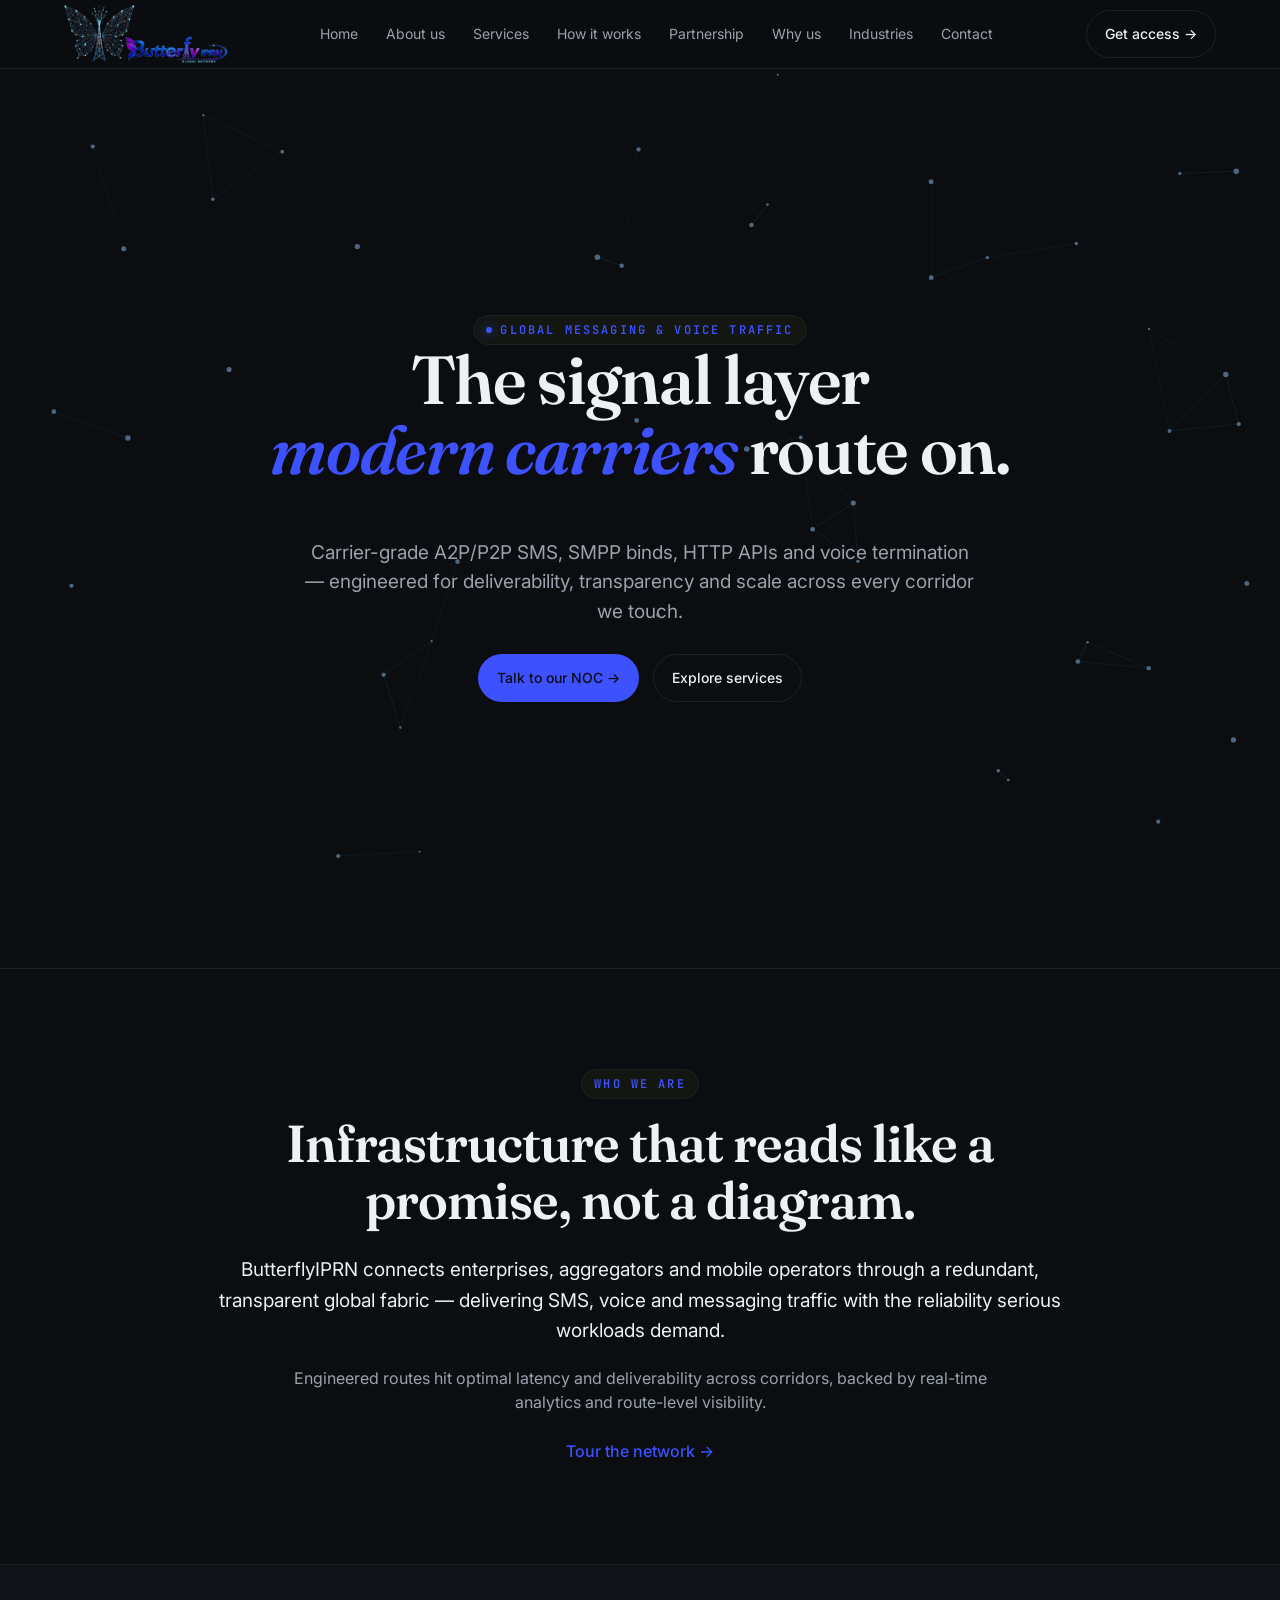
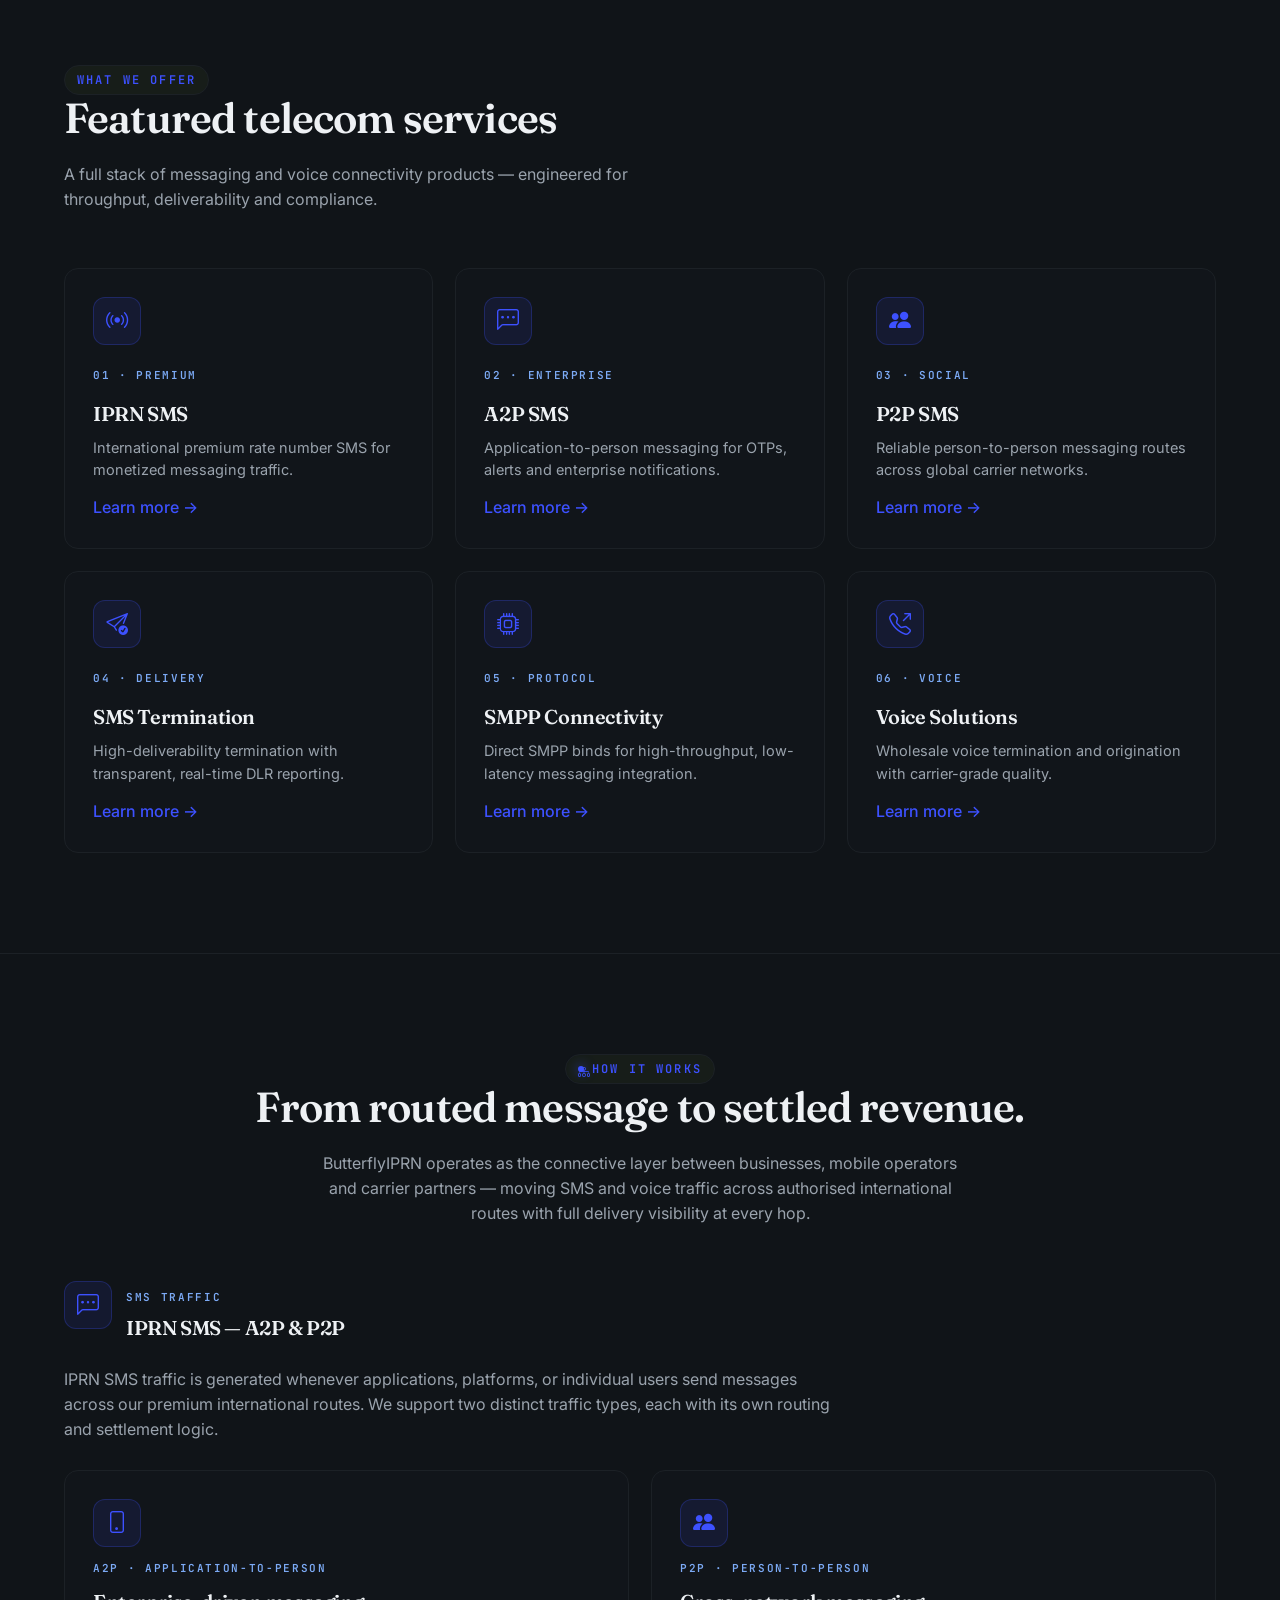
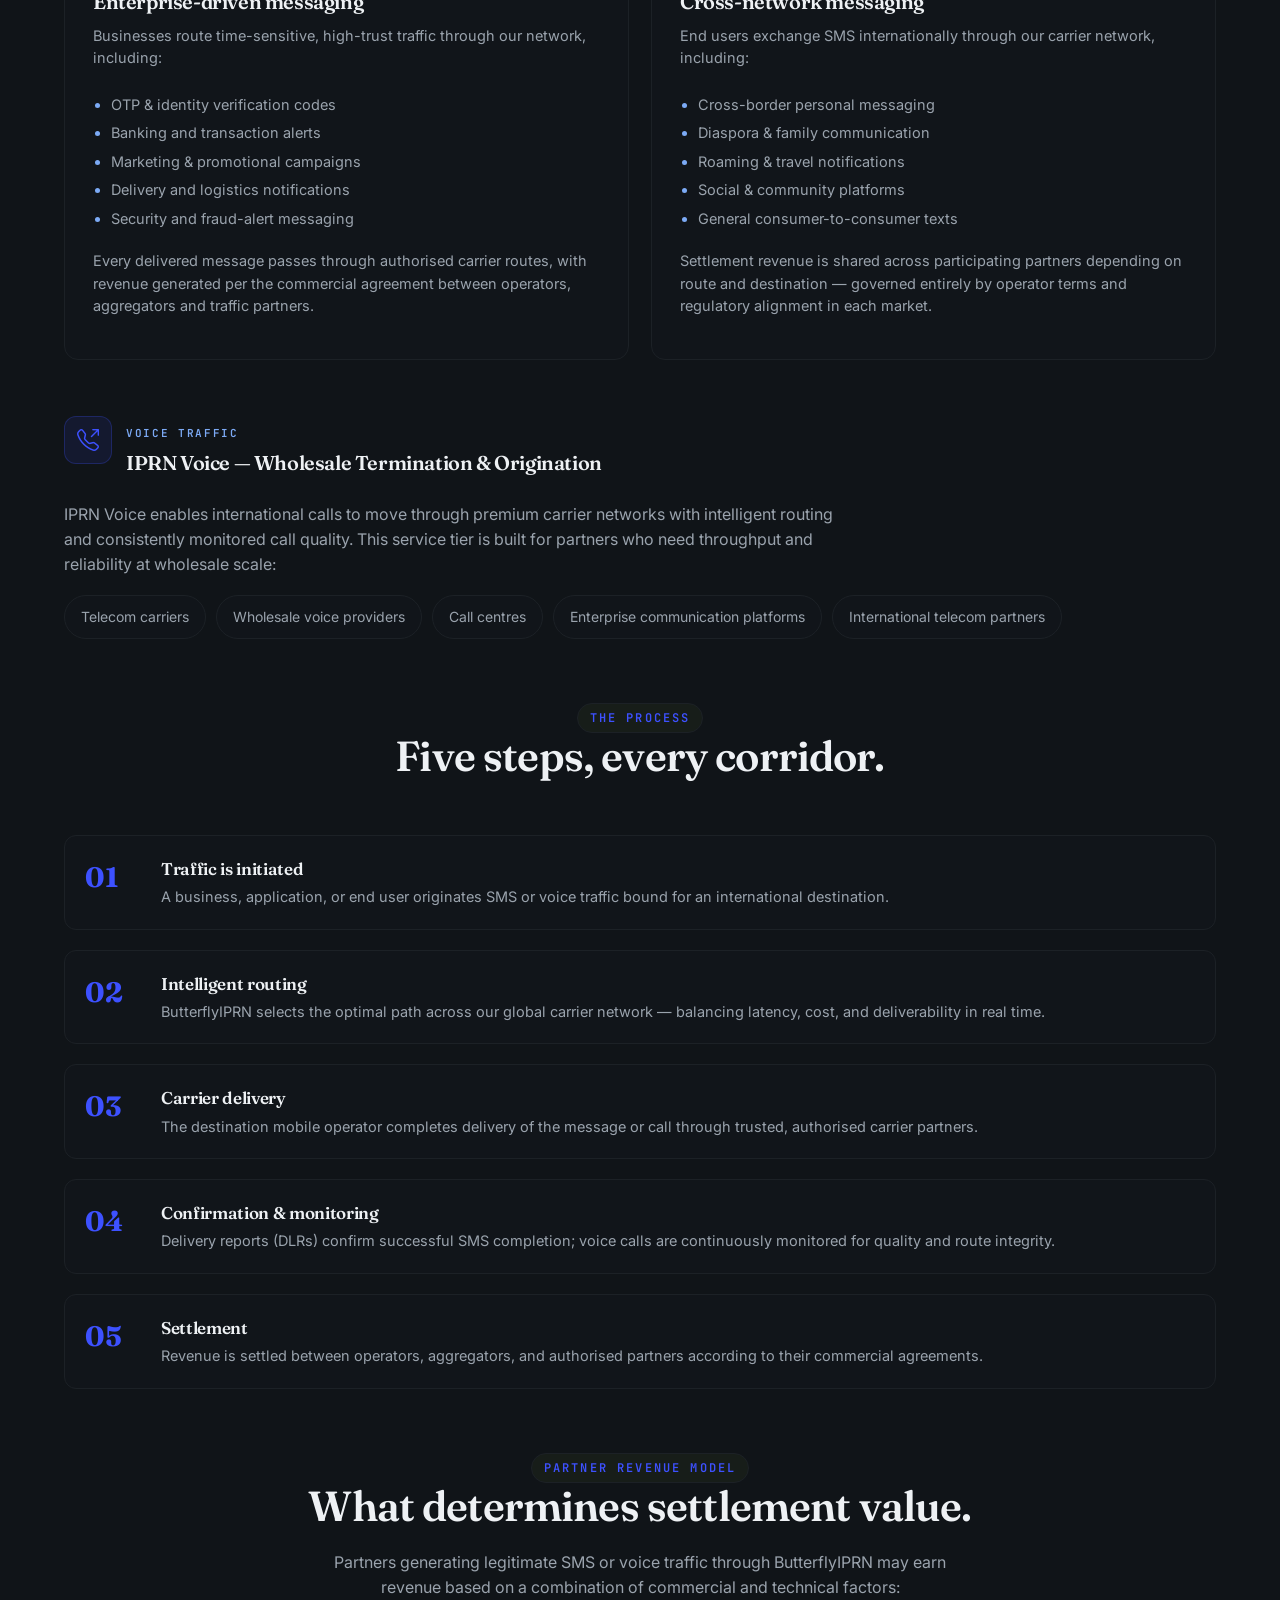
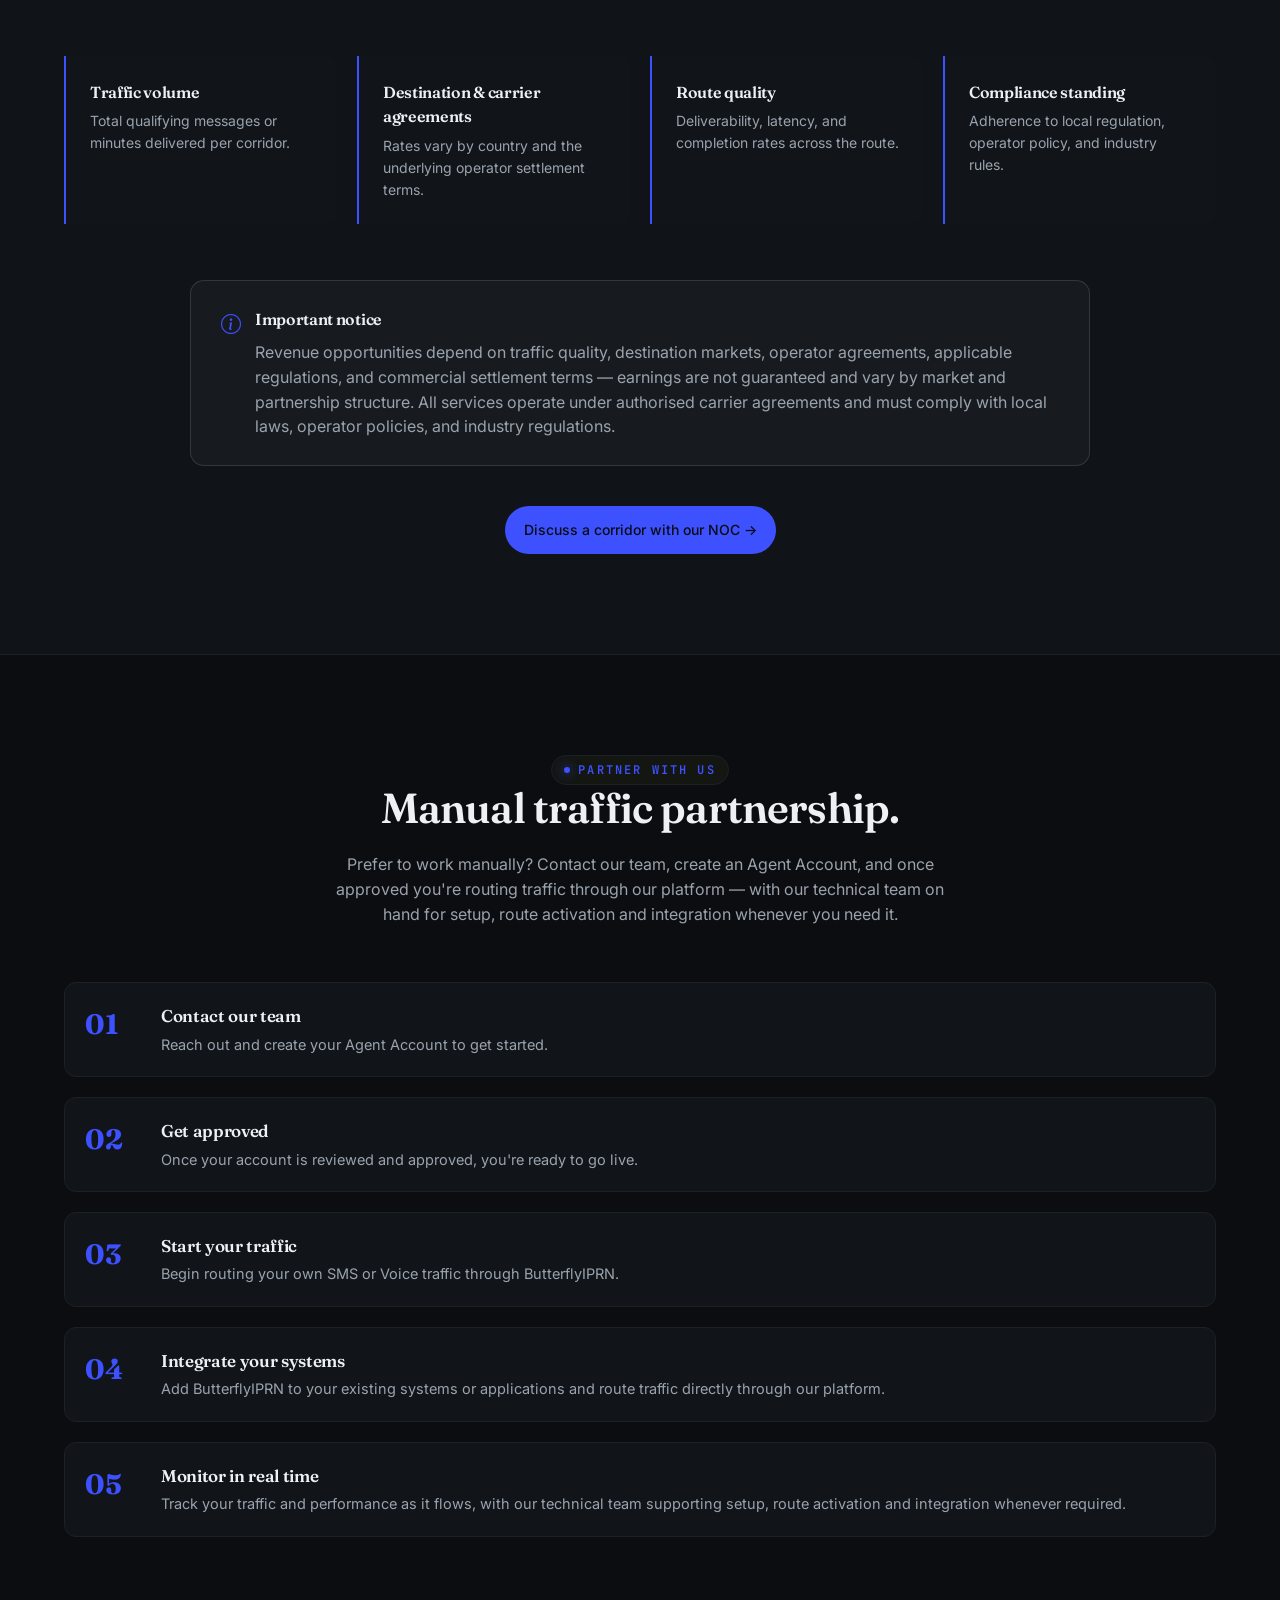
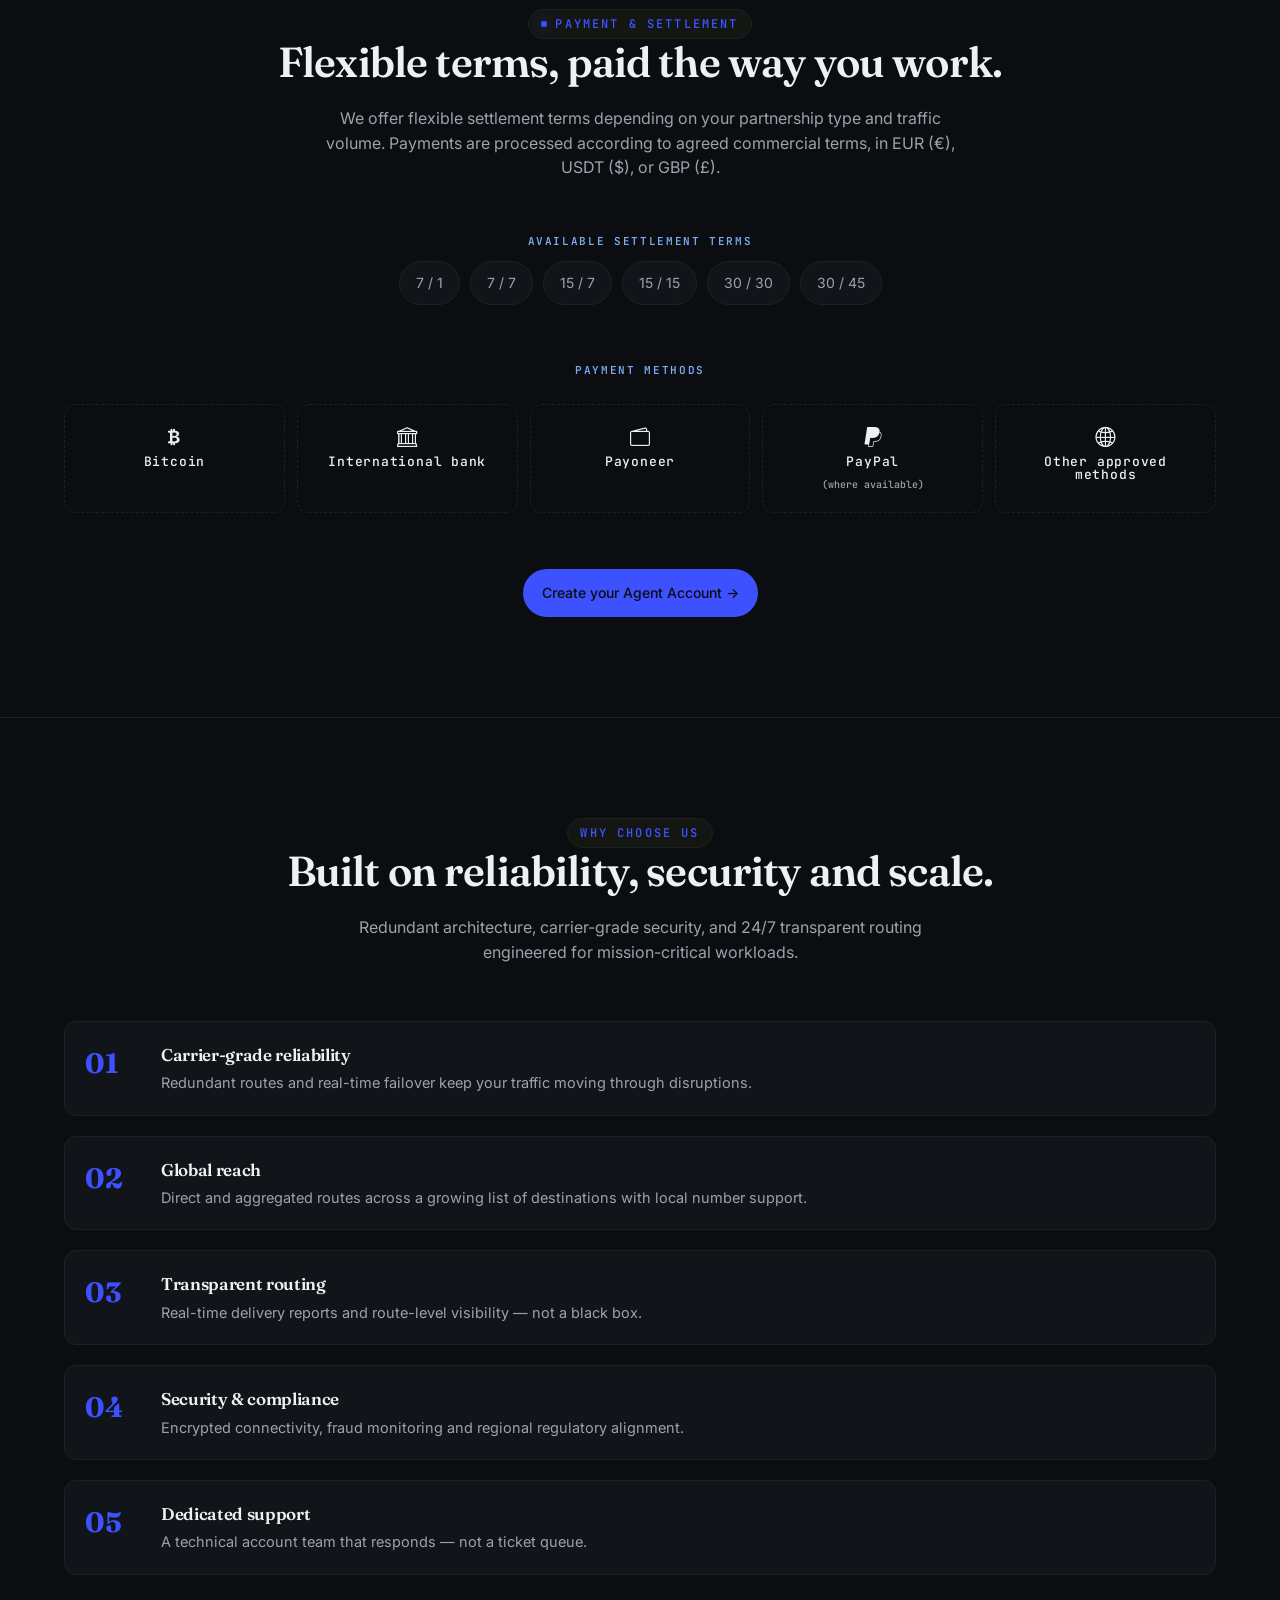
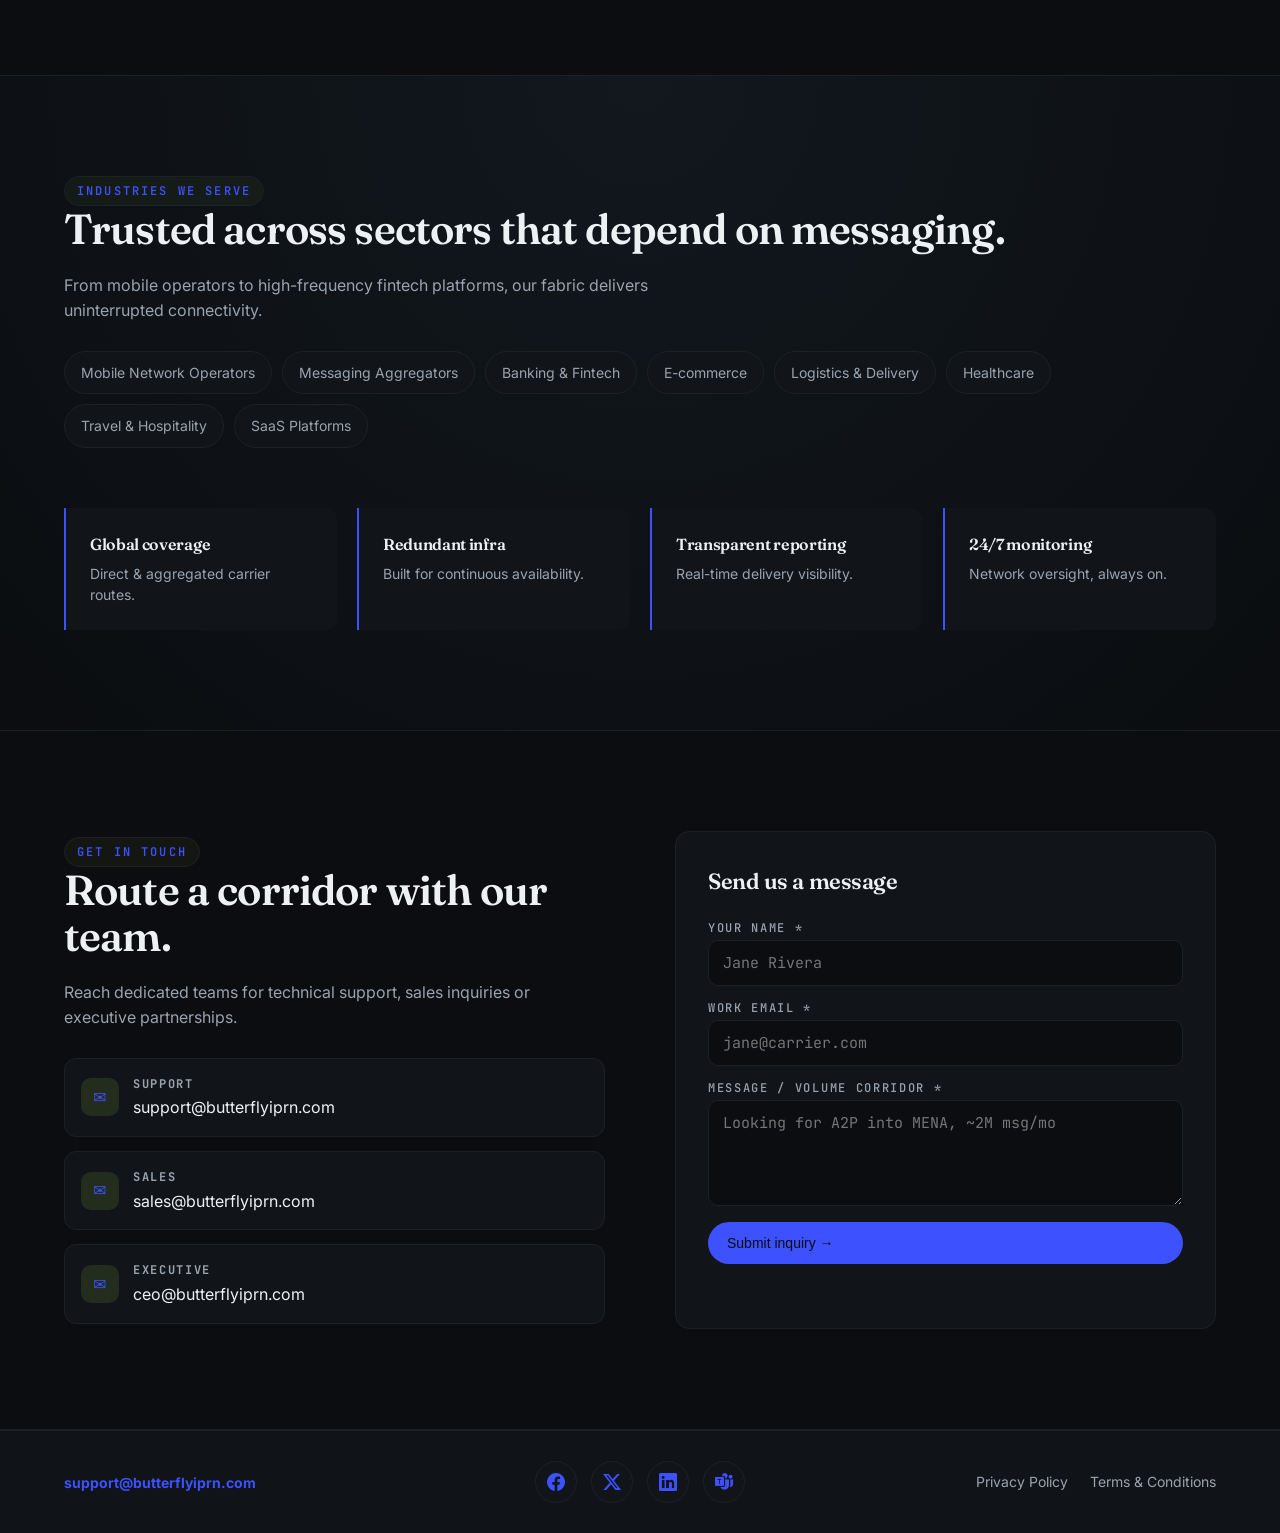
<file: index.html>
<!doctype html>
<html lang="en">

<head>
  <meta charset="utf-8" />
  <meta name="viewport" content="width=device-width,initial-scale=1" />
  <title>ButterflyIPRN — Enterprise Global Telecom Fabric</title>
  <meta name="description"
    content="Enterprise A2P/P2P SMS, SMPP, HTTP API and voice routing — engineered on a resilient global fabric for carriers, aggregators and platforms." />
  <link rel="preconnect" href="https://fonts.googleapis.com" />
  <link rel="preconnect" href="https://fonts.gstatic.com" crossorigin />
  <link
    href="https://fonts.googleapis.com/css2?family=Fraunces:ital,wght@0,400;0,600;0,700;1,600&family=JetBrains+Mono:wght@400;500;600&family=Inter:wght@300;400;500;600&display=swap"
    rel="stylesheet" />
  <link rel="stylesheet" href="styles.css" />
  <link rel="stylesheet" href="https://cdn.jsdelivr.net/npm/bootstrap-icons@1.11.3/font/bootstrap-icons.min.css">
  <link rel="icon" href="./img/Logo.png" type="image/png">
</head>

<body>
  <a class="skip" href="#main">Skip to content</a>

  <header class="nav">
    <div class="wrap nav-inner">
      <a href="index.html" class="brand"><img src="./img/Logo.png" alt="ButterflyIPRN Logo"></a>
      <nav>
        <a href="#main">Home</a>
        <a href="#about">About us</a>
        <a href="#services">Services</a>
        <a href="#how">How it works</a>
        <a href="#partnership">Partnership</a>
        <a href="#why">Why us</a>
        <a href="#industries">Industries</a>
        <a href="#contact">Contact</a>
      </nav>
      <a class="btn btn-ghost" href="#contact">Get access →</a>
      <button class="nav-toggle" aria-label="Toggle menu">&#9776;</button>
    </div>
  </header>

  <main id="main">

    <!-- HERO -->
    <section class="hero">
      <canvas id="network-canvas"></canvas>
      <div class="wrap hero-inner">
        <div class="hero-copy">
          <span class="eyebrow"><i></i> Global Messaging & Voice Traffic</span>
          <h1>The signal layer<br /><em>modern carriers</em> route on.</h1>
          <p>Carrier-grade A2P/P2P SMS, SMPP binds, HTTP APIs and voice termination — engineered for deliverability,
            transparency and scale across every corridor we touch.</p>
          <div class="cta-row">
            <a href="#contact" class="btn btn-primary">Talk to our NOC →</a>
            <a href="#services" class="btn btn-ghost">Explore services</a>
          </div>
        </div>

      </div>
    </section>

    <!-- ABOUT -->
    <section id="about" class="section">
      <div class="wrap">
        <div style="max-width: 900px; margin: 0 auto; text-align: center;">
          <span class="eyebrow">Who we are</span>
          <h2 style="font-size: clamp(32px, 4.2vw, 52px); margin-top: 16px;">Infrastructure that reads like a promise,
            not a diagram.</h2>
          <p style="font-size: 19px; line-height: 1.6; margin-top: 20px; color: var(--ink);">ButterflyIPRN connects
            enterprises, aggregators and mobile operators through a redundant, transparent
            global fabric — delivering SMS, voice and messaging traffic with the reliability serious workloads demand.
          </p>
          <p class="muted"
            style="font-size: 16px; margin-top: 14px; max-width: 760px; margin-left: auto; margin-right: auto;">
            Engineered routes hit optimal latency and deliverability across corridors, backed by
            real-time analytics and route-level visibility.</p>
          <div style="margin-top: 24px;">
            <a class="link-arrow" href="#services" style="font-size: 16px;">Tour the network →</a>
          </div>
        </div>
      </div>
    </section>

    <!-- SERVICES -->
    <section id="services" class="section alt">
      <div class="wrap">
        <div class="section-head">
          <span class="eyebrow">What we offer</span>
          <h2>Featured telecom services</h2>
          <p>A full stack of messaging and voice connectivity products — engineered for throughput, deliverability and
            compliance.</p>
        </div>
        <div class="cards">
          <article class="card">
            <div class="card-body">
              <div class="card-icon"><i class="bi bi-broadcast"></i></div>
              <span class="tag">01 · Premium</span>
              <h3>IPRN SMS</h3>
              <p>International premium rate number SMS for monetized messaging traffic.</p>
              <a href="#contact" class="link-arrow">Learn more →</a>
            </div>
          </article>
          <article class="card">
            <div class="card-body">
              <div class="card-icon"><i class="bi bi-chat-left-dots"></i></div>
              <span class="tag">02 · Enterprise</span>
              <h3>A2P SMS</h3>
              <p>Application-to-person messaging for OTPs, alerts and enterprise notifications.</p>
              <a href="#contact" class="link-arrow">Learn more →</a>
            </div>
          </article>
          <article class="card">
            <div class="card-body">
              <div class="card-icon"><i class="bi bi-people-fill"></i></div>
              <span class="tag">03 · Social</span>
              <h3>P2P SMS</h3>
              <p>Reliable person-to-person messaging routes across global carrier networks.</p>
              <a href="#contact" class="link-arrow">Learn more →</a>
            </div>
          </article>
          <article class="card">
            <div class="card-body">
              <div class="card-icon"><i class="bi bi-send-check"></i></div>
              <span class="tag">04 · Delivery</span>
              <h3>SMS Termination</h3>
              <p>High-deliverability termination with transparent, real-time DLR reporting.</p>
              <a href="#contact" class="link-arrow">Learn more →</a>
            </div>
          </article>
          <article class="card">
            <div class="card-body">
              <div class="card-icon"><i class="bi bi-cpu"></i></div>
              <span class="tag">05 · Protocol</span>
              <h3>SMPP Connectivity</h3>
              <p>Direct SMPP binds for high-throughput, low-latency messaging integration.</p>
              <a href="#contact" class="link-arrow">Learn more →</a>
            </div>
          </article>
          <article class="card">
            <div class="card-body">
              <div class="card-icon"><i class="bi bi-telephone-outbound"></i></div>
              <span class="tag">06 · Voice</span>
              <h3>Voice Solutions</h3>
              <p>Wholesale voice termination and origination with carrier-grade quality.</p>
              <a href="#contact" class="link-arrow">Learn more →</a>
            </div>
          </article>
        </div>
      </div>
    </section>

    <!-- HOW IT WORKS -->
    <section id="how" class="section alt">
      <div class="wrap">

        <div class="section-head" style="max-width: 820px; text-align: center; margin-left: auto; margin-right: auto;">
          <span class="eyebrow"><i class="bi bi-diagram-3"></i> How it works</span>
          <h2>From routed message to settled revenue.</h2>
          <p class="lead" style="margin-left: auto; margin-right: auto;">
            ButterflyIPRN operates as the connective layer between businesses, mobile operators
            and carrier partners — moving SMS and voice traffic across authorised international
            routes with full delivery visibility at every hop.
          </p>
        </div>

        <!-- ===================== SMS TRAFFIC ===================== -->
        <div class="how-block" style="margin-top: 56px;">
          <div class="how-block-head" style="display:flex; align-items:center; gap:14px; margin-bottom: 22px;">
            <div class="card-icon"><i class="bi bi-chat-left-dots"></i></div>
            <div>
              <span class="tag">SMS traffic</span>
              <h3 style="margin: 4px 0 0;">IPRN SMS — A2P &amp; P2P</h3>
            </div>
          </div>
          <p class="muted" style="max-width: 780px;">
            IPRN SMS traffic is generated whenever applications, platforms, or individual users
            send messages across our premium international routes. We support two distinct
            traffic types, each with its own routing and settlement logic.
          </p>

          <div class="cards how-cards-2" style="grid-template-columns: repeat(2, 1fr); margin-top: 28px;">
            <article class="card">
              <div class="card-body how-card-body">
                <div class="card-icon"><i class="bi bi-phone"></i></div>
                <span class="tag">A2P · Application-to-Person</span>
                <h3>Enterprise-driven messaging</h3>
                <p>Businesses route time-sensitive, high-trust traffic through our network, including:</p>
                <ul class="how-mini-list">
                  <li>OTP &amp; identity verification codes</li>
                  <li>Banking and transaction alerts</li>
                  <li>Marketing &amp; promotional campaigns</li>
                  <li>Delivery and logistics notifications</li>
                  <li>Security and fraud-alert messaging</li>
                </ul>
                <p class="muted how-card-note">Every delivered message passes through authorised carrier routes, with
                  revenue generated per the commercial agreement between operators, aggregators and traffic partners.
                </p>
              </div>
            </article>

            <article class="card">
              <div class="card-body how-card-body">
                <div class="card-icon"><i class="bi bi-people-fill"></i></div>
                <span class="tag">P2P · Person-to-Person</span>
                <h3>Cross-network messaging</h3>
                <p>End users exchange SMS internationally through our carrier network, including:</p>
                <ul class="how-mini-list">
                  <li>Cross-border personal messaging</li>
                  <li>Diaspora &amp; family communication</li>
                  <li>Roaming &amp; travel notifications</li>
                  <li>Social &amp; community platforms</li>
                  <li>General consumer-to-consumer texts</li>
                </ul>
                <p class="muted how-card-note">Settlement revenue is shared across participating partners depending on
                  route and destination — governed entirely by operator terms and regulatory alignment in each market.
                </p>
              </div>
            </article>
          </div>
        </div>

        <!-- ===================== VOICE TRAFFIC ===================== -->
        <div class="how-block" style="margin-top: 56px;">
          <div class="how-block-head" style="display:flex; align-items:center; gap:14px; margin-bottom: 22px;">
            <div class="card-icon"><i class="bi bi-telephone-outbound"></i></div>
            <div>
              <span class="tag">Voice traffic</span>
              <h3 style="margin: 4px 0 0;">IPRN Voice — Wholesale Termination &amp; Origination</h3>
            </div>
          </div>
          <p class="muted" style="max-width: 780px;">
            IPRN Voice enables international calls to move through premium carrier networks with
            intelligent routing and consistently monitored call quality. This service tier is
            built for partners who need throughput and reliability at wholesale scale:
          </p>
          <ul class="chips" style="margin-top: 18px;">
            <li>Telecom carriers</li>
            <li>Wholesale voice providers</li>
            <li>Call centres</li>
            <li>Enterprise communication platforms</li>
            <li>International telecom partners</li>
          </ul>
        </div>

        <!-- ===================== PROCESS FLOW ===================== -->
        <div class="how-block" style="margin-top: 64px;">
          <div class="section-head" style="max-width: 100%; text-align: center;">
            <span class="eyebrow">The process</span>
            <h2>Five steps, every corridor.</h2>
          </div>

          <ol class="ol-list" style="width: 100%; margin-top: 28px;">
            <li><b>01</b>
              <div>
                <h4>Traffic is initiated</h4>
                <p>A business, application, or end user originates SMS or voice traffic bound for an international
                  destination.</p>
              </div>
            </li>
            <li><b>02</b>
              <div>
                <h4>Intelligent routing</h4>
                <p>ButterflyIPRN selects the optimal path across our global carrier network — balancing latency, cost,
                  and deliverability in real time.</p>
              </div>
            </li>
            <li><b>03</b>
              <div>
                <h4>Carrier delivery</h4>
                <p>The destination mobile operator completes delivery of the message or call through trusted, authorised
                  carrier partners.</p>
              </div>
            </li>
            <li><b>04</b>
              <div>
                <h4>Confirmation &amp; monitoring</h4>
                <p>Delivery reports (DLRs) confirm successful SMS completion; voice calls are continuously monitored for
                  quality and route integrity.</p>
              </div>
            </li>
            <li><b>05</b>
              <div>
                <h4>Settlement</h4>
                <p>Revenue is settled between operators, aggregators, and authorised partners according to their
                  commercial agreements.</p>
              </div>
            </li>
          </ol>
        </div>

        <!-- ===================== REVENUE MODEL ===================== -->
        <div class="how-block" style="margin-top: 64px;">
          <div class="section-head"
            style="max-width: 780px; text-align: center; margin-left: auto; margin-right: auto;">
            <span class="eyebrow">Partner revenue model</span>
            <h2>What determines settlement value.</h2>
            <p class="lead" style="margin-left: auto; margin-right: auto;">
              Partners generating legitimate SMS or voice traffic through ButterflyIPRN may earn
              revenue based on a combination of commercial and technical factors:
            </p>
          </div>

          <div class="pillars" style="margin-top: 30px;">
            <div>
              <h4>Traffic volume</h4>
              <p>Total qualifying messages or minutes delivered per corridor.</p>
            </div>
            <div>
              <h4>Destination &amp; carrier agreements</h4>
              <p>Rates vary by country and the underlying operator settlement terms.</p>
            </div>
            <div>
              <h4>Route quality</h4>
              <p>Deliverability, latency, and completion rates across the route.</p>
            </div>
            <div>
              <h4>Compliance standing</h4>
              <p>Adherence to local regulation, operator policy, and industry rules.</p>
            </div>
          </div>
        </div>

        <!-- ===================== IMPORTANT NOTICE ===================== -->
        <div class="how-notice"
          style="margin-top: 56px; padding: 26px 30px; border: 1px solid rgba(255,255,255,0.12); border-radius: 14px; background: rgba(255,255,255,0.03); max-width: 900px; margin-left:auto; margin-right:auto;">
          <div style="display:flex; gap:14px; align-items:flex-start;">
            <i class="bi bi-info-circle"
              style="font-size: 20px; flex-shrink:0; margin-top:2px; color: var(--accent);"></i>
            <div>
              <h4 style="margin: 0 0 8px;">Important notice</h4>
              <p class="muted" style="margin:0;">
                Revenue opportunities depend on traffic quality, destination markets, operator
                agreements, applicable regulations, and commercial settlement terms — earnings are
                not guaranteed and vary by market and partnership structure. All services operate
                under authorised carrier agreements and must comply with local laws, operator
                policies, and industry regulations.
              </p>
            </div>
          </div>
        </div>

        <div style="text-align:center; margin-top: 40px;">
          <a href="#contact" class="btn btn-primary">Discuss a corridor with our NOC →</a>
        </div>

      </div>
    </section>

    <!-- PARTNERSHIP + PAYMENT & SETTLEMENT -->
    <section id="partnership" class="section">
      <div class="wrap">

        <div class="section-head" style="max-width: 820px; text-align: center; margin-left: auto; margin-right: auto;">
          <span class="eyebrow"><i></i> Partner with us</span>
          <h2>Manual traffic partnership.</h2>
          <p class="lead" style="margin-left: auto; margin-right: auto;">
            Prefer to work manually? Contact our team, create an Agent Account, and once approved
            you're routing traffic through our platform — with our technical team on hand for
            setup, route activation and integration whenever you need it.
          </p>
        </div>

        <ol class="ol-list" style="width: 100%; margin-top: 40px;">
          <li><b>01</b>
            <div>
              <h4>Contact our team</h4>
              <p>Reach out and create your Agent Account to get started.</p>
            </div>
          </li>
          <li><b>02</b>
            <div>
              <h4>Get approved</h4>
              <p>Once your account is reviewed and approved, you're ready to go live.</p>
            </div>
          </li>
          <li><b>03</b>
            <div>
              <h4>Start your traffic</h4>
              <p>Begin routing your own SMS or Voice traffic through ButterflyIPRN.</p>
            </div>
          </li>
          <li><b>04</b>
            <div>
              <h4>Integrate your systems</h4>
              <p>Add ButterflyIPRN to your existing systems or applications and route traffic directly through our
                platform.</p>
            </div>
          </li>
          <li><b>05</b>
            <div>
              <h4>Monitor in real time</h4>
              <p>Track your traffic and performance as it flows, with our technical team supporting setup, route
                activation and integration whenever required.</p>
            </div>
          </li>
        </ol>

        <!-- ===================== PAYMENT & SETTLEMENT ===================== -->
        <div class="how-block" style="margin-top: 72px;">
          <div class="section-head"
            style="max-width: 780px; text-align: center; margin-left: auto; margin-right: auto;">
            <span class="eyebrow"><i></i> Payment &amp; settlement</span>
            <h2>Flexible terms, paid the way you work.</h2>
            <p class="lead" style="margin-left: auto; margin-right: auto;">
              We offer flexible settlement terms depending on your partnership type and traffic
              volume. Payments are processed according to agreed commercial terms, in EUR (€),
              USDT ($), or GBP (£).
            </p>
          </div>

          <div style="margin-top: 36px;">
            <p class="tag" style="display:block; margin-bottom: 14px; text-align:center;">Available settlement terms</p>
            <ul class="chips" style="justify-content: center; margin: 0 0 60px;">
              <li>7 / 1</li>
              <li>7 / 7</li>
              <li>15 / 7</li>
              <li>15 / 15</li>
              <li>30 / 30</li>
              <li>30 / 45</li>
            </ul>
          </div>

          <div>
            <p class="tag" style="display:block; margin-bottom: 14px; text-align:center;">Payment methods</p>
            <ul class="pay-grid">
              <li><i class="bi bi-currency-bitcoin"></i> Bitcoin</li>
              <li><i class="bi bi-bank"></i> International bank</li>
              <li><i class="bi bi-wallet2"></i> Payoneer</li>
              <li><i class="bi bi-paypal"></i> PayPal <span class="muted"
                  style="display:block; font-size:10px; margin-top:4px; letter-spacing:normal;">(where available)</span>
              </li>
              <li><i class="bi bi-globe2"></i> Other approved methods</li>
            </ul>
          </div>
        </div>

        <div style="text-align:center; margin-top: 56px;">
          <a href="#contact" class="btn btn-primary">Create your Agent Account →</a>
        </div>

      </div>
    </section>

    <!-- WHY -->
    <section id="why" class="section">
      <div class="wrap">
        <div class="section-head" style="max-width: 100%; text-align: center; margin-left: auto; margin-right: auto;">
          <span class="eyebrow">Why choose us</span>
          <h2>Built on reliability, security and scale.</h2>
          <p class="lead" style="margin-left: auto; margin-right: auto;">Redundant architecture, carrier-grade security,
            and 24/7 transparent routing engineered for mission-critical workloads.</p>
        </div>
        <ol class="ol-list" style="width: 100%;">
          <li><b>01</b>
            <div>
              <h4>Carrier-grade reliability</h4>
              <p>Redundant routes and real-time failover keep your traffic moving through disruptions.</p>
            </div>
          </li>
          <li><b>02</b>
            <div>
              <h4>Global reach</h4>
              <p>Direct and aggregated routes across a growing list of destinations with local number support.</p>
            </div>
          </li>
          <li><b>03</b>
            <div>
              <h4>Transparent routing</h4>
              <p>Real-time delivery reports and route-level visibility — not a black box.</p>
            </div>
          </li>
          <li><b>04</b>
            <div>
              <h4>Security & compliance</h4>
              <p>Encrypted connectivity, fraud monitoring and regional regulatory alignment.</p>
            </div>
          </li>
          <li><b>05</b>
            <div>
              <h4>Dedicated support</h4>
              <p>A technical account team that responds — not a ticket queue.</p>
            </div>
          </li>
        </ol>
      </div>
    </section>

    <!-- INDUSTRIES -->
    <section id="industries" class="section industries">
      <div class="wrap">
        <span class="eyebrow">Industries we serve</span>
        <h2>Trusted across sectors that depend on messaging.</h2>
        <p class="lead">From mobile operators to high-frequency fintech platforms, our fabric delivers uninterrupted
          connectivity.</p>
        <ul class="chips">
          <li>Mobile Network Operators</li>
          <li>Messaging Aggregators</li>
          <li>Banking & Fintech</li>
          <li>E-commerce</li>
          <li>Logistics & Delivery</li>
          <li>Healthcare</li>
          <li>Travel & Hospitality</li>
          <li>SaaS Platforms</li>
        </ul>
        <div class="pillars">
          <div>
            <h4>Global coverage</h4>
            <p>Direct & aggregated carrier routes.</p>
          </div>
          <div>
            <h4>Redundant infra</h4>
            <p>Built for continuous availability.</p>
          </div>
          <div>
            <h4>Transparent reporting</h4>
            <p>Real-time delivery visibility.</p>
          </div>
          <div>
            <h4>24/7 monitoring</h4>
            <p>Network oversight, always on.</p>
          </div>
        </div>
      </div>
    </section>

    <!-- CONTACT -->
    <section id="contact" class="section contact">
      <div class="wrap two-col">
        <div>
          <span class="eyebrow">Get in touch</span>
          <h2>Route a corridor with our team.</h2>
          <p class="muted">Reach dedicated teams for technical support, sales inquiries or executive partnerships.</p>
          <ul class="contact-list">
            <li><span>✉</span>
              <div><b>Support</b><a href="mailto:support@butterflyiprn.com">support@butterflyiprn.com</a></div>
            </li>
            <li><span>✉</span>
              <div><b>Sales</b><a href="mailto:sales@butterflyiprn.com">sales@butterflyiprn.com</a></div>
            </li>
            <li><span>✉</span>
              <div><b>Executive</b><a href="mailto:ceo@butterflyiprn.com">ceo@butterflyiprn.com</a></div>
            </li>
          </ul>
        </div>
        <form class="form" onsubmit="return handleSubmit(event)">
          <h3>Send us a message</h3>
          <label>Your name *<input required name="name" placeholder="Jane Rivera" /></label>
          <label>Work email *<input required type="email" name="email" placeholder="jane@carrier.com" /></label>
          <label>Message / volume corridor *<textarea required name="msg" rows="4"
              placeholder="Looking for A2P into MENA, ~2M msg/mo"></textarea></label>
          <button class="btn btn-primary" type="submit">Submit inquiry →</button>
          <p class="form-note" id="formNote"></p>
        </form>
      </div>
    </section>

  </main>

  <footer class="foot">
    <div class="wrap foot-inner">

      <!-- Left -->
      <div class="footer-made">
        <a id="AeroTeam" href="https://aeroteam.vercel.app/" target="_blank">
          <strong>support@butterflyiprn.com</strong>
        </a>
      </div>

      <!-- Center -->
      <div class="footer-social">

        <a href="https://www.facebook.com/share/1BZhmbPGrG/" target="_blank" aria-label="Facebook">
          <i class="bi bi-facebook"></i>
        </a>

        <a href="https://x.com/butterflyIPRN" target="_blank" aria-label="X">
          <i class="bi bi-twitter-x"></i>
        </a>

        <a href="https://www.linkedin.com/in/butterfly-iprn-031348425?utm_source=share_via&utm_content=profile&utm_medium=member_android"
          target="_blank" aria-label="LinkedIn">
          <i class="bi bi-linkedin"></i>
        </a>

        <a href="https://teams.live.com/l/invite/FEAaa-4FoAHBESFZA?v=g1" target="_blank" aria-label="Microsoft Teams">
          <i class="bi bi-microsoft-teams"></i>
        </a>

      </div>

      <!-- Right -->
      <div class="foot-links">
        <a href="./privacy-policy.html">Privacy Policy</a>
        <a href="./terms.html">Terms & Conditions</a>
      </div>

    </div>
  </footer>

  <script src="./script.js"></script>
</body>

</html>
</file>
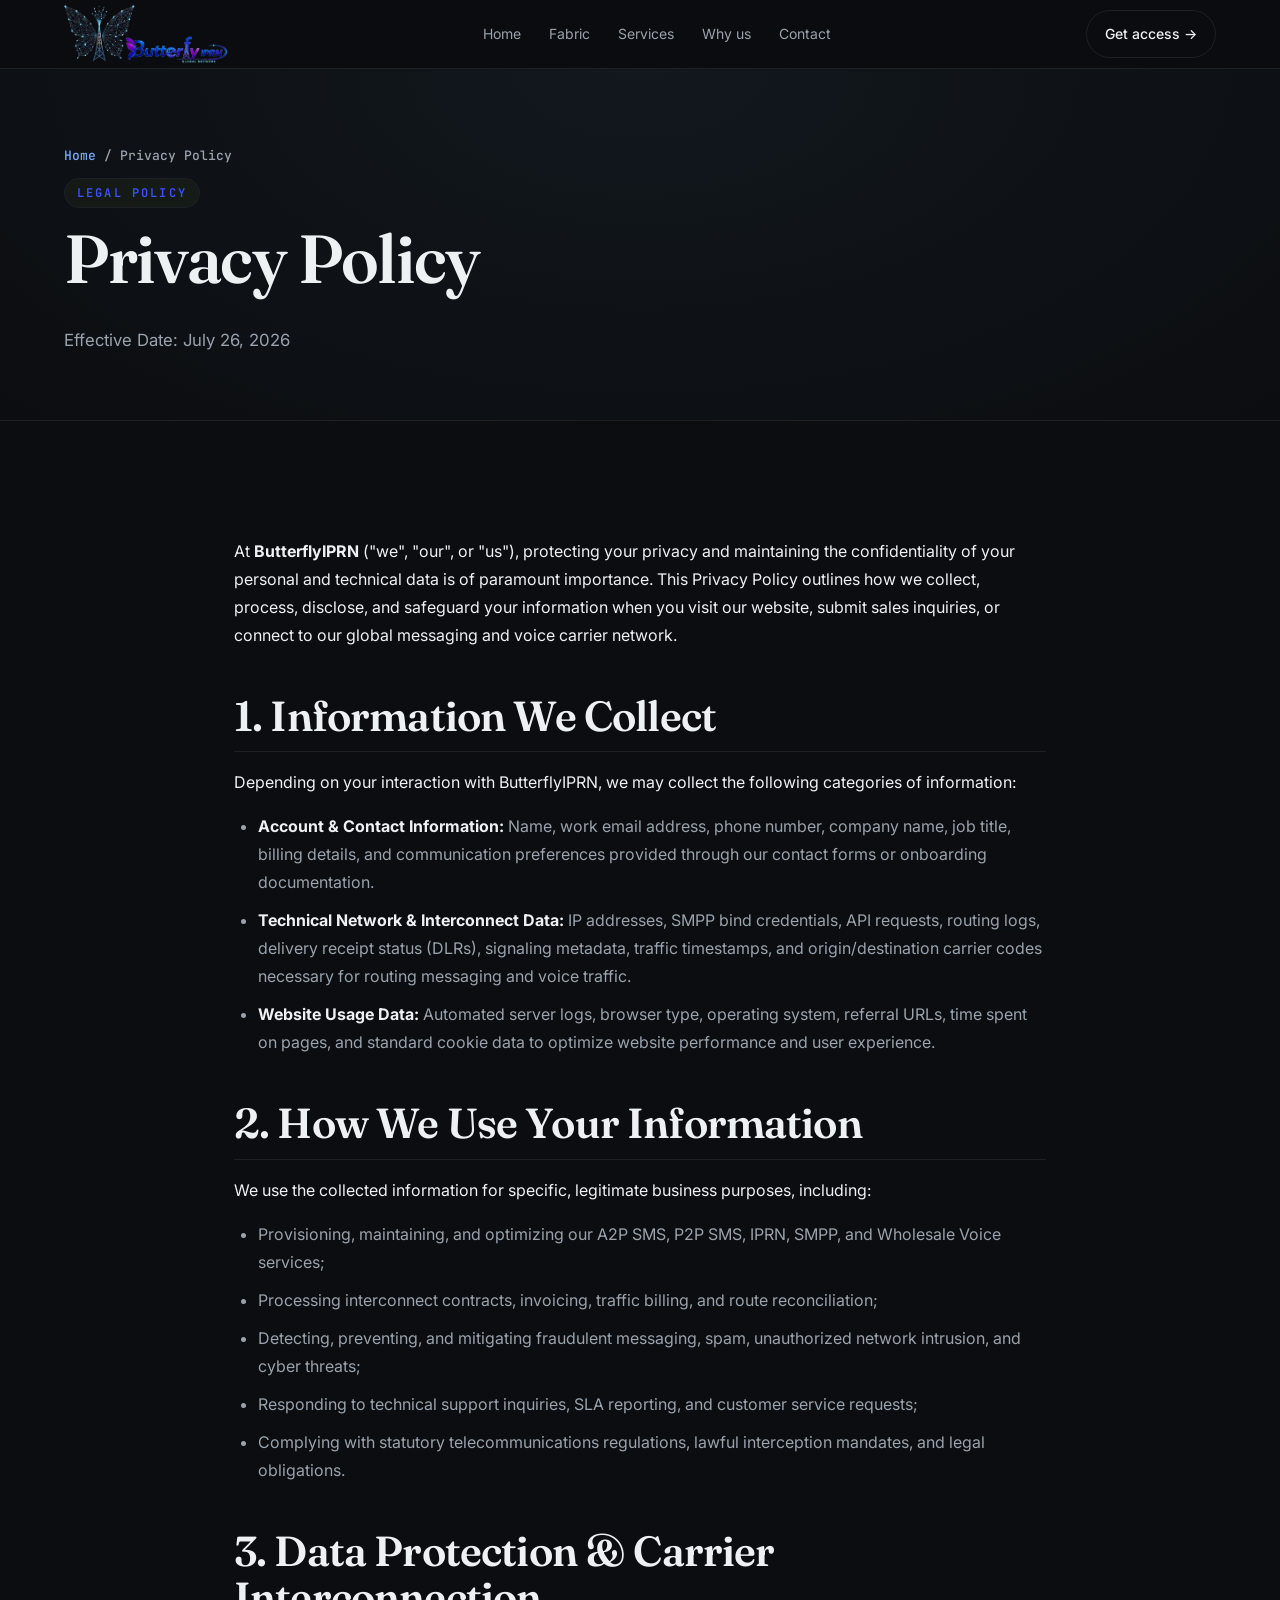
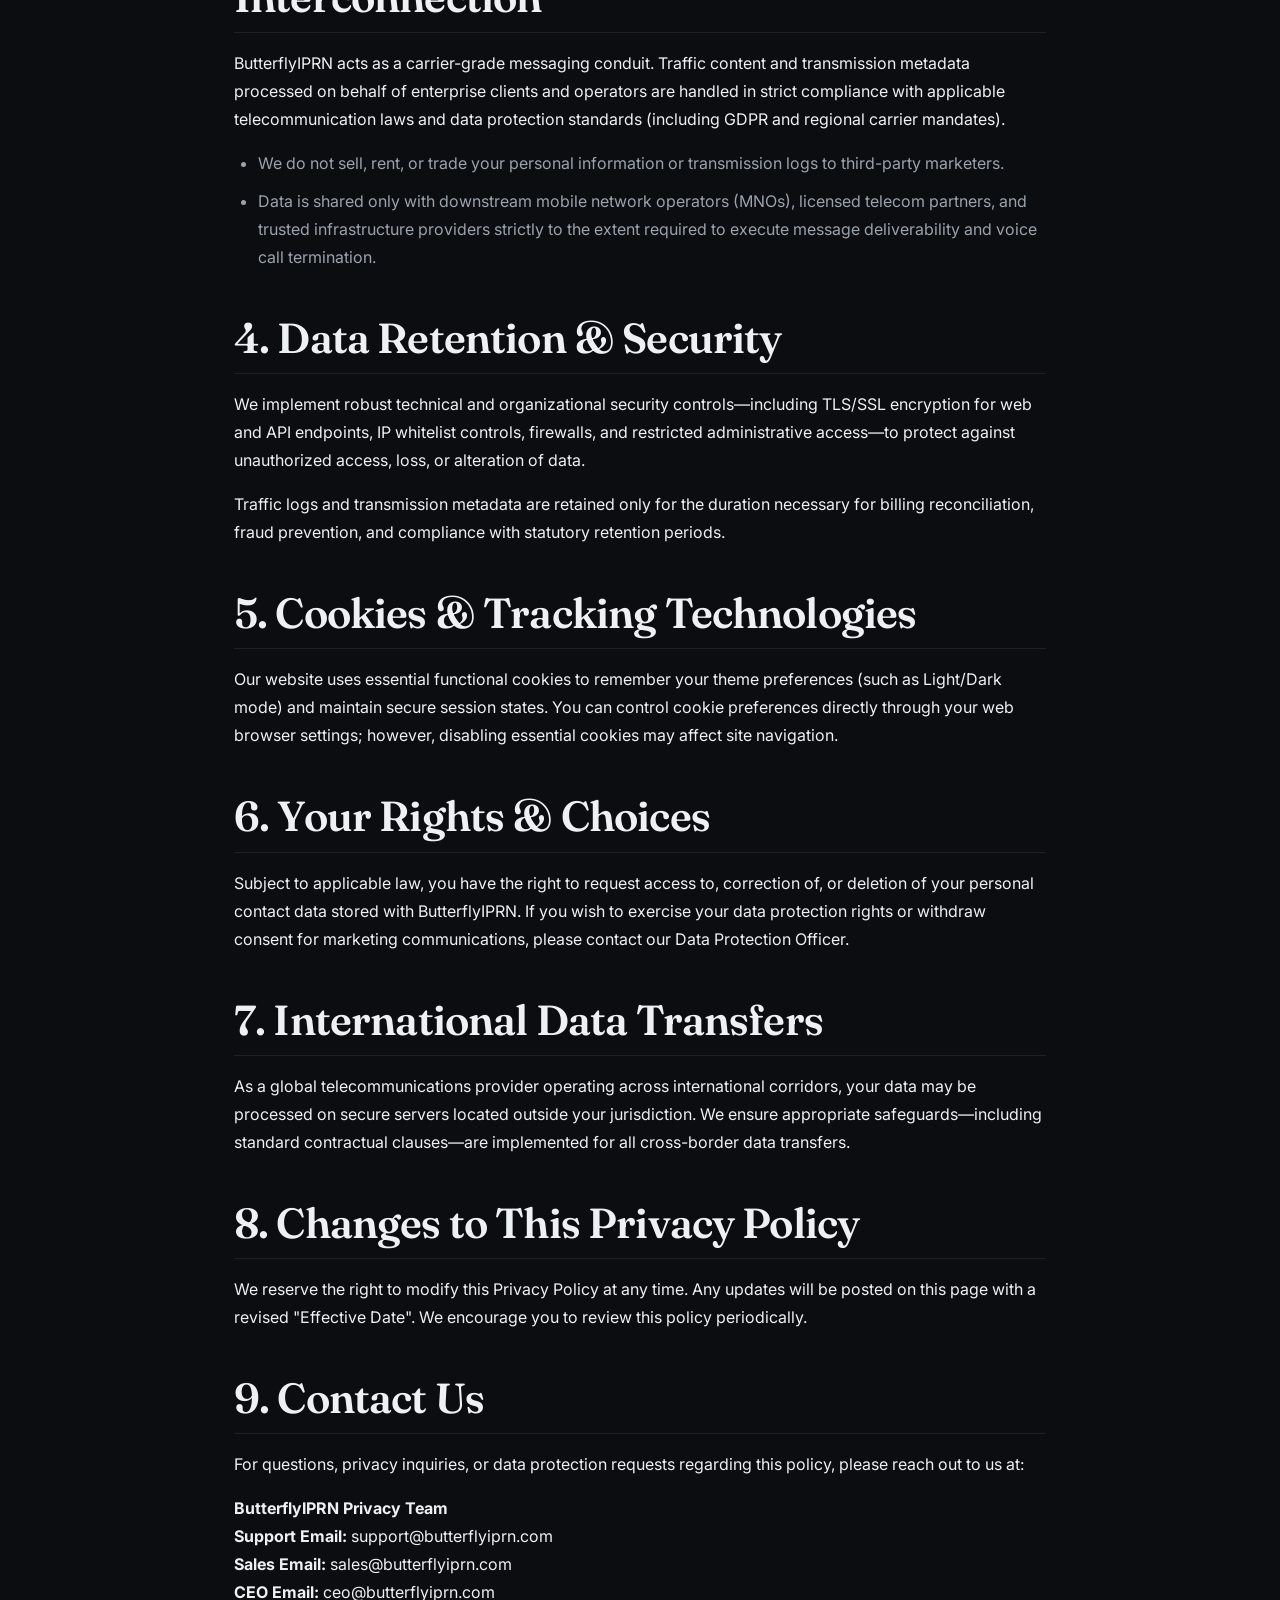
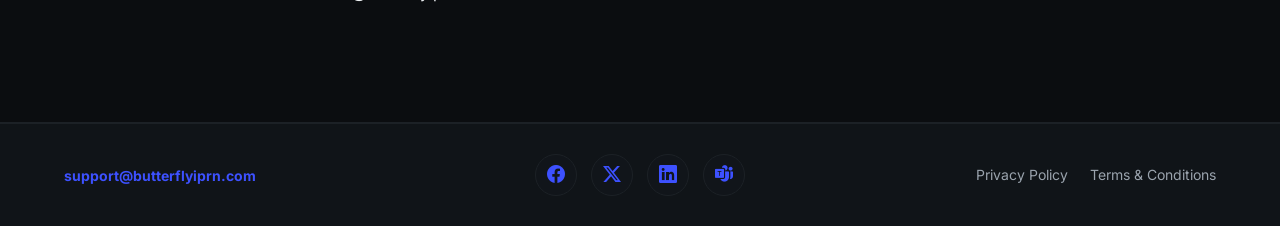
<file: privacy-policy.html>
<!DOCTYPE html>
<html lang="en">

<head>
  <meta charset="UTF-8">
  <meta name="viewport" content="width=device-width, initial-scale=1.0">
  <title>Privacy Policy — ButterflyIPRN</title>
  <link rel="preconnect" href="https://fonts.googleapis.com">
  <link rel="preconnect" href="https://fonts.gstatic.com" crossorigin>
  <link
    href="https://fonts.googleapis.com/css2?family=Fraunces:ital,wght@0,400;0,600;0,700;1,600&family=JetBrains+Mono:wght@400;500;600&family=Inter:wght@300;400;500;600&display=swap"
    rel="stylesheet">
  <link rel="stylesheet" href="./styles.css">
  <link rel="stylesheet" href="https://cdn.jsdelivr.net/npm/bootstrap-icons@1.11.3/font/bootstrap-icons.min.css">
  <link rel="icon" href="./img/Logo.png" type="image/png">
</head>

<body>

  <a class="skip" href="#main-content">Skip to content</a>

  <header class="nav">
    <div class="wrap nav-inner">
      <a class="brand" href="index.html">
        <img src="./img/Logo.png" alt="ButterflyIPRN Logo">
      </a>
      <nav>
        <a href="index.html">Home</a>
        <a href="index.html#about">Fabric</a>
        <a href="index.html#services">Services</a>
        <a href="index.html#why">Why us</a>
        <a href="index.html#contact">Contact</a>
      </nav>
      <a href="index.html#contact" class="btn btn-ghost">Get access →</a>
      <button class="nav-toggle" aria-label="Toggle menu">&#9776;</button>
    </div>
  </header>

  <section class="page-hero" id="main-content">
    <div class="wrap">
      <div class="breadcrumb"><a href="index.html">Home</a> / Privacy Policy</div>
      <span class="eyebrow">Legal Policy</span>
      <h1 style="margin-top:16px;">Privacy Policy</h1>
      <p style="margin-top:12px;font-size:1.05rem;" class="muted">Effective Date: July 26, 2026</p>
    </div>
  </section>

  <section class="section">
    <div class="wrap legal-content">
      <p>At <strong>ButterflyIPRN</strong> ("we", "our", or "us"), protecting your privacy and maintaining the
        confidentiality of your personal and technical data is of paramount importance. This Privacy Policy outlines how
        we collect, process, disclose, and safeguard your information when you visit our website, submit sales
        inquiries, or connect to our global messaging and voice carrier network.</p>

      <h2>1. Information We Collect</h2>
      <p>Depending on your interaction with ButterflyIPRN, we may collect the following categories of information:</p>
      <ul>
        <li><strong>Account &amp; Contact Information:</strong> Name, work email address, phone number, company name,
          job title, billing details, and communication preferences provided through our contact forms or onboarding
          documentation.</li>
        <li><strong>Technical Network &amp; Interconnect Data:</strong> IP addresses, SMPP bind credentials, API
          requests, routing logs, delivery receipt status (DLRs), signaling metadata, traffic timestamps, and
          origin/destination carrier codes necessary for routing messaging and voice traffic.</li>
        <li><strong>Website Usage Data:</strong> Automated server logs, browser type, operating system, referral URLs,
          time spent on pages, and standard cookie data to optimize website performance and user experience.</li>
      </ul>

      <h2>2. How We Use Your Information</h2>
      <p>We use the collected information for specific, legitimate business purposes, including:</p>
      <ul>
        <li>Provisioning, maintaining, and optimizing our A2P SMS, P2P SMS, IPRN, SMPP, and Wholesale Voice services;
        </li>
        <li>Processing interconnect contracts, invoicing, traffic billing, and route reconciliation;</li>
        <li>Detecting, preventing, and mitigating fraudulent messaging, spam, unauthorized network intrusion, and cyber
          threats;</li>
        <li>Responding to technical support inquiries, SLA reporting, and customer service requests;</li>
        <li>Complying with statutory telecommunications regulations, lawful interception mandates, and legal
          obligations.</li>
      </ul>

      <h2>3. Data Protection &amp; Carrier Interconnection</h2>
      <p>ButterflyIPRN acts as a carrier-grade messaging conduit. Traffic content and transmission metadata processed on
        behalf of enterprise clients and operators are handled in strict compliance with applicable telecommunication
        laws and data protection standards (including GDPR and regional carrier mandates).</p>
      <ul>
        <li>We do not sell, rent, or trade your personal information or transmission logs to third-party marketers.</li>
        <li>Data is shared only with downstream mobile network operators (MNOs), licensed telecom partners, and trusted
          infrastructure providers strictly to the extent required to execute message deliverability and voice call
          termination.</li>
      </ul>

      <h2>4. Data Retention &amp; Security</h2>
      <p>We implement robust technical and organizational security controls—including TLS/SSL encryption for web and API
        endpoints, IP whitelist controls, firewalls, and restricted administrative access—to protect against
        unauthorized access, loss, or alteration of data.</p>
      <p>Traffic logs and transmission metadata are retained only for the duration necessary for billing reconciliation,
        fraud prevention, and compliance with statutory retention periods.</p>

      <h2>5. Cookies &amp; Tracking Technologies</h2>
      <p>Our website uses essential functional cookies to remember your theme preferences (such as Light/Dark mode) and
        maintain secure session states. You can control cookie preferences directly through your web browser settings;
        however, disabling essential cookies may affect site navigation.</p>

      <h2>6. Your Rights &amp; Choices</h2>
      <p>Subject to applicable law, you have the right to request access to, correction of, or deletion of your personal
        contact data stored with ButterflyIPRN. If you wish to exercise your data protection rights or withdraw consent
        for marketing communications, please contact our Data Protection Officer.</p>

      <h2>7. International Data Transfers</h2>
      <p>As a global telecommunications provider operating across international corridors, your data may be processed on
        secure servers located outside your jurisdiction. We ensure appropriate safeguards—including standard
        contractual clauses—are implemented for all cross-border data transfers.</p>

      <h2>8. Changes to This Privacy Policy</h2>
      <p>We reserve the right to modify this Privacy Policy at any time. Any updates will be posted on this page with a
        revised "Effective Date". We encourage you to review this policy periodically.</p>

      <h2>9. Contact Us</h2>
      <p>For questions, privacy inquiries, or data protection requests regarding this policy, please reach out to us at:
      </p>
      <p><strong>ButterflyIPRN Privacy Team</strong><br>
        <strong>Support Email:</strong> <a href="mailto:support@butterflyiprn.com">support@butterflyiprn.com</a><br>
        <strong>Sales Email:</strong> <a href="mailto:sales@butterflyiprn.com">sales@butterflyiprn.com</a><br>
        <strong>CEO Email:</strong> <a href="mailto:ceo@butterflyiprn.com">ceo@butterflyiprn.com</a>
      </p>
    </div>
  </section>

  <footer class="foot">
    <div class="wrap foot-inner">

      <!-- Left -->
      <div class="footer-made">
        <a id="AeroTeam" href="https://aeroteam.vercel.app/" target="_blank">
          <strong>support@butterflyiprn.com</strong>
        </a>
      </div>

      <!-- Center -->
      <div class="footer-social">

        <a href="https://www.facebook.com/share/1BZhmbPGrG/" target="_blank" aria-label="Facebook">
          <i class="bi bi-facebook"></i>
        </a>

        <a href="https://x.com/butterflyIPRN" target="_blank" aria-label="X">
          <i class="bi bi-twitter-x"></i>
        </a>

        <a href="https://www.linkedin.com/in/butterfly-iprn-031348425?utm_source=share_via&utm_content=profile&utm_medium=member_android"
          target="_blank" aria-label="LinkedIn">
          <i class="bi bi-linkedin"></i>
        </a>

        <a href="https://teams.live.com/l/invite/FEAaa-4FoAHBESFZA?v=g1" target="_blank" aria-label="Microsoft Teams">
          <i class="bi bi-microsoft-teams"></i>
        </a>

      </div>

      <!-- Right -->
      <div class="foot-links">
        <a href="./privacy-policy.html">Privacy Policy</a>
        <a href="./terms.html">Terms & Conditions</a>
      </div>

    </div>
  </footer>

  <script src="./script.js"></script>
</body>

</html>
</file>
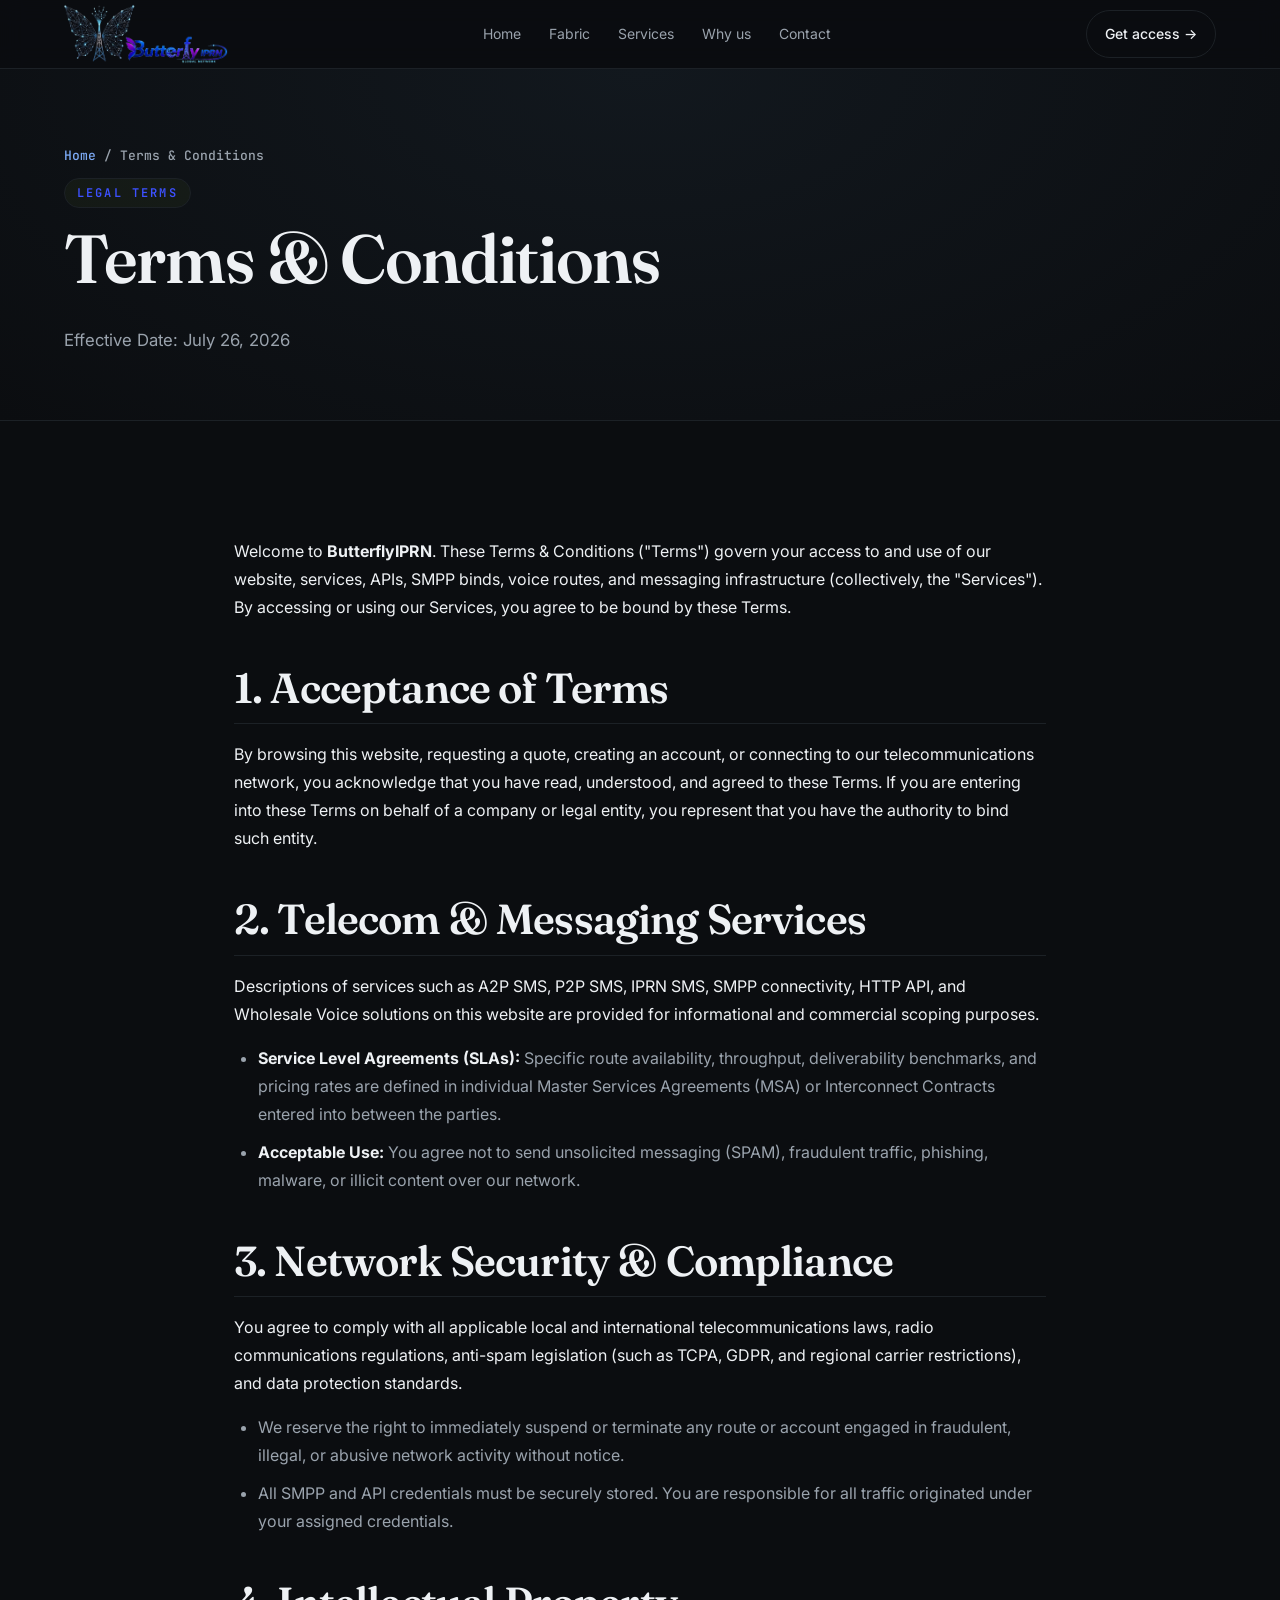
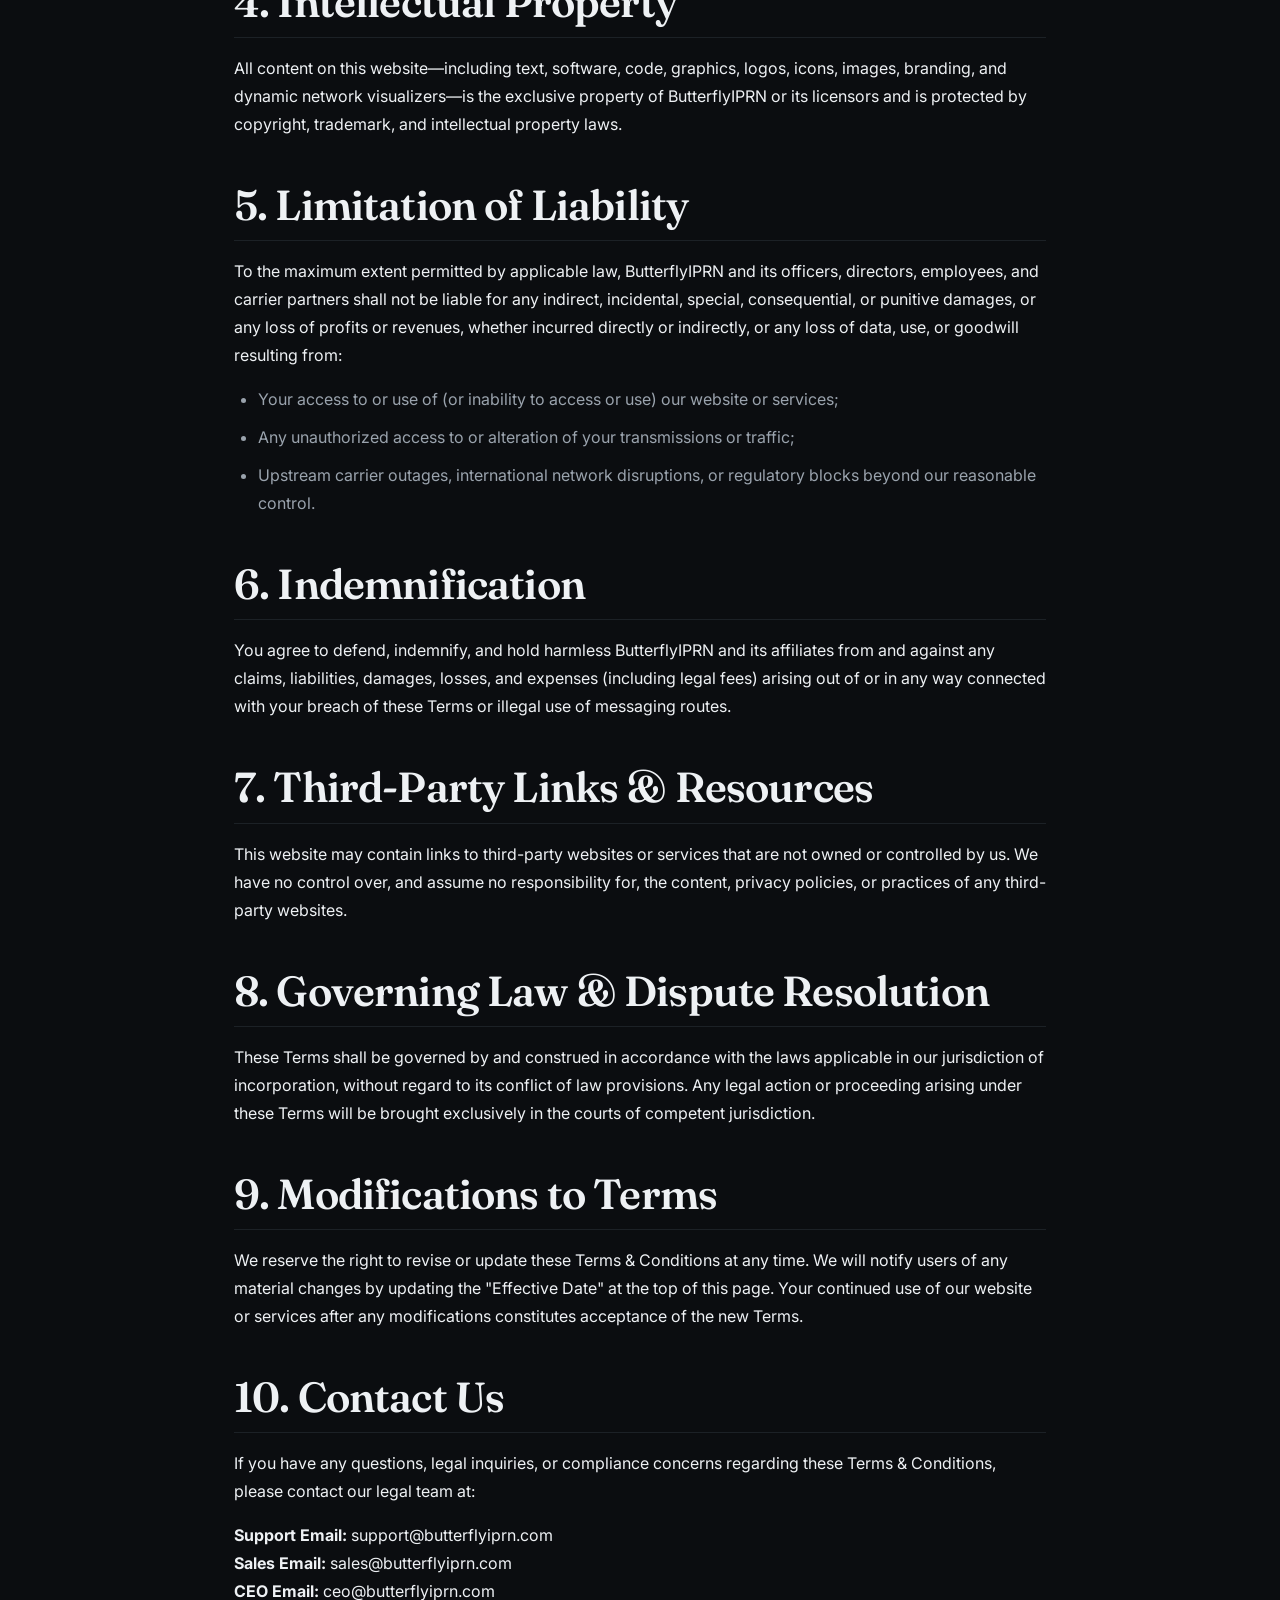
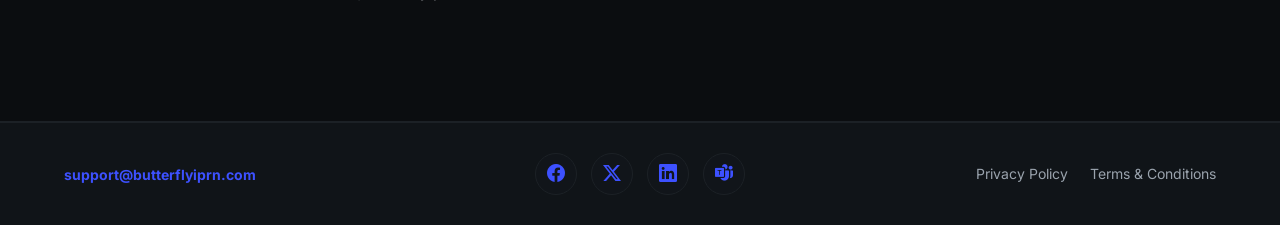
<file: terms.html>
<!DOCTYPE html>
<html lang="en">

<head>
  <meta charset="UTF-8">
  <meta name="viewport" content="width=device-width, initial-scale=1.0">
  <title>Terms & Conditions — ButterflyIPRN</title>
  <meta name="description"
    content="Read the Terms & Conditions governing use of ButterflyIPRN's website, APIs, SMPP binds, voice routes, and messaging infrastructure.">
  <link rel="preconnect" href="https://fonts.googleapis.com">
  <link rel="preconnect" href="https://fonts.gstatic.com" crossorigin>
  <link
    href="https://fonts.googleapis.com/css2?family=Fraunces:ital,wght@0,400;0,600;0,700;1,600&family=JetBrains+Mono:wght@400;500;600&family=Inter:wght@300;400;500;600&display=swap"
    rel="stylesheet">
  <link rel="stylesheet" href="./styles.css">
  <link rel="stylesheet" href="https://cdn.jsdelivr.net/npm/bootstrap-icons@1.11.3/font/bootstrap-icons.min.css">
  <link rel="icon" href="./img/Logo.png" type="image/png">
</head>

<body>

  <a class="skip" href="#main-content">Skip to content</a>

  <header class="nav">
    <div class="wrap nav-inner">
      <a class="brand" href="index.html">
        <img src="./img/Logo.png" alt="ButterflyIPRN Logo">
      </a>
      <nav>
        <a href="index.html">Home</a>
        <a href="index.html#about">Fabric</a>
        <a href="index.html#services">Services</a>
        <a href="index.html#why">Why us</a>
        <a href="index.html#contact">Contact</a>
      </nav>
      <a href="index.html#contact" class="btn btn-ghost">Get access →</a>
      <button class="nav-toggle" aria-label="Toggle menu">&#9776;</button>
    </div>
  </header>

  <section class="page-hero" id="main-content">
    <div class="wrap">
      <div class="breadcrumb"><a href="index.html">Home</a> / Terms &amp; Conditions</div>
      <span class="eyebrow">Legal Terms</span>
      <h1 style="margin-top:16px;">Terms &amp; Conditions</h1>
      <p style="margin-top:12px;font-size:1.05rem;" class="muted">Effective Date: July 26, 2026</p>
    </div>
  </section>

  <section class="section">
    <div class="wrap legal-content">
      <p>Welcome to <strong>ButterflyIPRN</strong>. These Terms &amp; Conditions ("Terms") govern your access to and use
        of our website, services, APIs, SMPP binds, voice routes, and messaging infrastructure (collectively, the
        "Services"). By accessing or using our Services, you agree to be bound by these Terms.</p>

      <h2>1. Acceptance of Terms</h2>
      <p>By browsing this website, requesting a quote, creating an account, or connecting to our telecommunications
        network, you acknowledge that you have read, understood, and agreed to these Terms. If you are entering into
        these Terms on behalf of a company or legal entity, you represent that you have the authority to bind such
        entity.</p>

      <h2>2. Telecom &amp; Messaging Services</h2>
      <p>Descriptions of services such as A2P SMS, P2P SMS, IPRN SMS, SMPP connectivity, HTTP API, and Wholesale Voice
        solutions on this website are provided for informational and commercial scoping purposes.</p>
      <ul>
        <li><strong>Service Level Agreements (SLAs):</strong> Specific route availability, throughput, deliverability
          benchmarks, and pricing rates are defined in individual Master Services Agreements (MSA) or Interconnect
          Contracts entered into between the parties.</li>
        <li><strong>Acceptable Use:</strong> You agree not to send unsolicited messaging (SPAM), fraudulent traffic,
          phishing, malware, or illicit content over our network.</li>
      </ul>

      <h2>3. Network Security &amp; Compliance</h2>
      <p>You agree to comply with all applicable local and international telecommunications laws, radio communications
        regulations, anti-spam legislation (such as TCPA, GDPR, and regional carrier restrictions), and data protection
        standards.</p>
      <ul>
        <li>We reserve the right to immediately suspend or terminate any route or account engaged in fraudulent,
          illegal, or abusive network activity without notice.</li>
        <li>All SMPP and API credentials must be securely stored. You are responsible for all traffic originated under
          your assigned credentials.</li>
      </ul>

      <h2>4. Intellectual Property</h2>
      <p>All content on this website—including text, software, code, graphics, logos, icons, images, branding, and
        dynamic network visualizers—is the exclusive property of ButterflyIPRN or its licensors and is protected by
        copyright, trademark, and intellectual property laws.</p>

      <h2>5. Limitation of Liability</h2>
      <p>To the maximum extent permitted by applicable law, ButterflyIPRN and its officers, directors, employees, and
        carrier partners shall not be liable for any indirect, incidental, special, consequential, or punitive damages,
        or any loss of profits or revenues, whether incurred directly or indirectly, or any loss of data, use, or
        goodwill resulting from:</p>
      <ul>
        <li>Your access to or use of (or inability to access or use) our website or services;</li>
        <li>Any unauthorized access to or alteration of your transmissions or traffic;</li>
        <li>Upstream carrier outages, international network disruptions, or regulatory blocks beyond our reasonable
          control.</li>
      </ul>

      <h2>6. Indemnification</h2>
      <p>You agree to defend, indemnify, and hold harmless ButterflyIPRN and its affiliates from and against any claims,
        liabilities, damages, losses, and expenses (including legal fees) arising out of or in any way connected with
        your breach of these Terms or illegal use of messaging routes.</p>

      <h2>7. Third-Party Links &amp; Resources</h2>
      <p>This website may contain links to third-party websites or services that are not owned or controlled by us. We
        have no control over, and assume no responsibility for, the content, privacy policies, or practices of any
        third-party websites.</p>

      <h2>8. Governing Law &amp; Dispute Resolution</h2>
      <p>These Terms shall be governed by and construed in accordance with the laws applicable in our jurisdiction of
        incorporation, without regard to its conflict of law provisions. Any legal action or proceeding arising under
        these Terms will be brought exclusively in the courts of competent jurisdiction.</p>

      <h2>9. Modifications to Terms</h2>
      <p>We reserve the right to revise or update these Terms &amp; Conditions at any time. We will notify users of any
        material changes by updating the "Effective Date" at the top of this page. Your continued use of our website or
        services after any modifications constitutes acceptance of the new Terms.</p>

      <h2>10. Contact Us</h2>
      <p>If you have any questions, legal inquiries, or compliance concerns regarding these Terms &amp; Conditions,
        please contact our legal team at:</p>
      <p><strong>Support Email:</strong> <a href="mailto:support@butterflyiprn.com">support@butterflyiprn.com</a><br>
        <strong>Sales Email:</strong> <a href="mailto:sales@butterflyiprn.com">sales@butterflyiprn.com</a><br>
        <strong>CEO Email:</strong> <a href="mailto:ceo@butterflyiprn.com">ceo@butterflyiprn.com</a>
      </p>
    </div>
  </section>

  <footer class="foot">
    <div class="wrap foot-inner">

      <!-- Left -->
      <div class="footer-made">
        <a id="AeroTeam" href="https://aeroteam.vercel.app/" target="_blank">
          <strong>support@butterflyiprn.com</strong>
        </a>
      </div>

      <!-- Center -->
      <div class="footer-social">

        <a href="https://www.facebook.com/share/1BZhmbPGrG/" target="_blank" aria-label="Facebook">
          <i class="bi bi-facebook"></i>
        </a>

        <a href="https://x.com/butterflyIPRN" target="_blank" aria-label="X">
          <i class="bi bi-twitter-x"></i>
        </a>

        <a href="https://www.linkedin.com/in/butterfly-iprn-031348425?utm_source=share_via&utm_content=profile&utm_medium=member_android"
          target="_blank" aria-label="LinkedIn">
          <i class="bi bi-linkedin"></i>
        </a>

        <a href="https://teams.live.com/l/invite/FEAaa-4FoAHBESFZA?v=g1" target="_blank" aria-label="Microsoft Teams">
          <i class="bi bi-microsoft-teams"></i>
        </a>

      </div>

      <!-- Right -->
      <div class="foot-links">
        <a href="./privacy-policy.html">Privacy Policy</a>
        <a href="./terms.html">Terms & Conditions</a>
      </div>

    </div>
  </footer>

  <script src="./script.js"></script>
</body>

</html>
</file>
<file: styles.css>
:root {
  --bg: #0b0d10;
  --bg-2: #101418;
  --ink: #eef1f4;
  --ink-dim: #9aa3ad;
  --line: #1c2126;
  --accent: #3d51ff;
  /* electric lime */
  --accent-2: #7caaf5;
  /* mint */
  --warm: #ff8a5c;
  /* subtle warm */
  --card: #11151a;
  --radius: 14px;
  --maxw: 1200px;
}

* {
  box-sizing: border-box;
  scroll-behavior: smooth;
}

html,
body {
  margin: 0;
  padding: 0;
  background: var(--bg);
  color: var(--ink);
  font-family: "Inter", system-ui, sans-serif;
  -webkit-font-smoothing: antialiased;
  line-height: 1.55
}

img {
  max-width: 100%;
  display: block
}

a {
  color: inherit;
  text-decoration: none
}

.wrap {
  max-width: var(--maxw);
  margin: 0 auto;
  padding: 0 24px
}

.skip {
  position: absolute;
  left: -9999px
}

.skip:focus {
  left: 8px;
  top: 8px;
  background: var(--accent);
  color: #000;
  padding: 8px;
  z-index: 99
}

/* Typography */
h1,
h2,
h3,
h4 {
  font-family: "Fraunces", serif;
  font-weight: 600;
  letter-spacing: -.02em;
  margin: 0 0 .5em
}

h1 {
  font-size: clamp(38px, 5.4vw, 68px);
  line-height: 1.02
}

h1 em {
  font-style: italic;
  color: var(--accent);
  font-weight: 600
}

h2 {
  font-size: clamp(28px, 3.4vw, 42px);
  line-height: 1.1
}

h3 {
  font-size: 20px
}

.eyebrow {
  display: inline-flex;
  align-items: center;
  gap: 8px;
  font: 600 12px/1 "JetBrains Mono", monospace;
  text-transform: uppercase;
  letter-spacing: .18em;
  color: var(--accent);
  padding: 8px 12px;
  border: 1px solid var(--line);
  border-radius: 999px;
  background: rgba(198, 255, 61, .04)
}

.eyebrow i {
  width: 6px;
  height: 6px;
  background: var(--accent);
  border-radius: 50%;
  box-shadow: 0 0 12px var(--accent)
}

.muted {
  color: var(--ink-dim)
}

.lead {
  color: var(--ink-dim);
  max-width: 640px
}

/* Nav */
.nav {
  position: sticky;
  top: 0;
  z-index: 50;
  background: rgba(11, 13, 16, .75);
  backdrop-filter: blur(12px);
  border-bottom: 1px solid var(--line)
}

.nav-inner {
  display: flex;
  align-items: center;
  justify-content: space-between;
  height: 68px
}

.brand {
  font-family: "Fraunces", serif;
  font-size: 22px;
  font-weight: 600;
  display: flex;
  align-items: center;
  gap: 10px
}

.brand img {
  width: auto;
  height: 60px;
}

.brand-dim {
  color: var(--ink-dim);
  font-weight: 400
}

.mark {
  width: 14px;
  height: 14px;
  border-radius: 3px;
  background: linear-gradient(135deg, var(--accent), var(--accent-2));
  box-shadow: 0 0 18px rgba(198, 255, 61, .5);
  display: inline-block
}

.nav nav {
  display: flex;
  gap: 28px
}

.nav nav a {
  font-size: 14px;
  color: var(--ink-dim);
  transition: color .2s
}

.nav nav a:hover {
  color: var(--ink)
}

@media(max-width:820px) {
  .nav nav {
    display: none
  }
}

/* Buttons */
.btn {
  display: inline-flex;
  align-items: center;
  gap: 8px;
  padding: 12px 18px;
  border-radius: 999px;
  font-weight: 500;
  font-size: 14px;
  border: 1px solid transparent;
  transition: transform .15s, background .2s, color .2s;
  cursor: pointer
}

.btn:hover {
  transform: translateY(-1px)
}

.btn-primary {
  background: var(--accent);
  color: #0b0d10
}

.btn-primary:hover {
  background: #d9ff6a
}

.btn-ghost {
  border-color: var(--line);
  color: var(--ink)
}

.btn-ghost:hover {
  border-color: var(--accent);
  color: var(--accent)
}

/* Hero */
.hero {
  position: relative;
  overflow: hidden;
  padding: 80px 0 100px;
  border-bottom: 1px solid var(--line);
  min-height: 100vh;
  height: auto;
  display: flex;
  align-items: center;
}

.hero-inner {
  position: relative;
  z-index: 2;
  display: flex;
  flex-direction: column;
  align-items: center;
  text-align: center;
  gap: 48px;
  width: 100%;
}

.hero-copy {
  display: flex;
  flex-direction: column;
  align-items: center;
  max-width: 840px;
  margin: 0 auto;
}

.hero-copy p {
  color: var(--ink-dim);
  font-size: 19px;
  max-width: 680px;
  margin: 20px auto 28px
}

.cta-row {
  display: flex;
  gap: 14px;
  justify-content: center;
  flex-wrap: wrap
}

.hero-stats {
  list-style: none;
  padding: 0;
  margin: 44px 0 0;
  display: flex;
  gap: 36px;
  border-top: 1px solid var(--line);
  padding-top: 24px;
  flex-wrap: wrap
}

.hero-stats strong {
  display: block;
  font-family: "Fraunces", serif;
  font-size: 30px;
  color: var(--accent)
}

.hero-stats span {
  font: 500 12px/1 "JetBrains Mono", monospace;
  color: var(--ink-dim);
  text-transform: uppercase;
  letter-spacing: .15em
}

/* Telemetry Terminal & NOC Console (No-Image UI) */
.hero-card {
  position: relative;
  border-radius: var(--radius);
  background: var(--card);
  border: 1px solid var(--line);
  padding: 28px;
  box-shadow: 0 30px 80px -30px rgba(0, 0, 0, .8), 0 0 30px rgba(61, 81, 255, 0.12);
  display: flex;
  flex-direction: column;
  gap: 18px;
  width: 100%;
  max-width: 860px;
  margin: 0 auto;
  text-align: left;
}

.terminal-header {
  display: flex;
  align-items: center;
  justify-content: space-between;
  border-bottom: 1px solid var(--line);
  padding-bottom: 14px;
}

.terminal-title {
  display: flex;
  align-items: center;
  gap: 10px;
  font: 600 13px/1 "JetBrains Mono", monospace;
  color: var(--ink);
  letter-spacing: .05em;
}

.pulse-dot {
  width: 8px;
  height: 8px;
  background: #22c55e;
  border-radius: 50%;
  box-shadow: 0 0 10px #22c55e;
  animation: pulse-glow 2s infinite;
}

@keyframes pulse-glow {
  0% {
    transform: scale(0.95);
    opacity: 0.8;
  }

  50% {
    transform: scale(1.15);
    opacity: 1;
    box-shadow: 0 0 14px #22c55e;
  }

  100% {
    transform: scale(0.95);
    opacity: 0.8;
  }
}

.terminal-node {
  font: 500 11px/1 "JetBrains Mono", monospace;
  color: var(--accent-2);
  background: rgba(124, 170, 245, 0.1);
  padding: 6px 10px;
  border-radius: 6px;
  border: 1px solid rgba(124, 170, 245, 0.2);
}

.telemetry-grid {
  display: flex;
  flex-direction: column;
  gap: 10px;
}

.telemetry-row {
  display: flex;
  align-items: center;
  justify-content: space-between;
  padding: 12px 14px;
  background: var(--bg);
  border: 1px solid var(--line);
  border-radius: 10px;
  transition: border-color .2s, transform .2s;
}

.telemetry-row:hover {
  border-color: var(--accent);
  transform: translateX(2px);
}

.telemetry-info strong {
  display: block;
  font-size: 13.5px;
  font-weight: 600;
  color: var(--ink);
}

.telemetry-info span {
  font: 400 11px/1 "JetBrains Mono", monospace;
  color: var(--ink-dim);
}

.telemetry-stat {
  text-align: right;
}

.telemetry-stat strong {
  display: block;
  font: 600 13px/1 "JetBrains Mono", monospace;
  color: var(--accent);
}

.telemetry-stat span {
  font: 400 11px/1 "JetBrains Mono", monospace;
  color: #22c55e;
}

.badge {
  display: inline-flex;
  align-items: center;
  gap: 6px;
  background: rgba(11, 13, 16, .85);
  border: 1px solid var(--line);
  color: var(--ink);
  padding: 8px 12px;
  border-radius: 8px;
  font: 500 12px/1 "JetBrains Mono", monospace;
}

/* Sections */
.section {
  padding: 100px 0;
  border-bottom: 1px solid var(--line)
}

.section.alt {
  background: var(--bg-2)
}

.section-head {
  max-width: 640px;
  margin-bottom: 56px
}

.section-head p {
  color: var(--ink-dim);
  margin-top: 12px
}

.two-col {
  display: grid;
  grid-template-columns: 1fr 1fr;
  gap: 70px;
  align-items: center
}

@media(max-width:900px) {
  .two-col {
    grid-template-columns: 1fr;
    gap: 40px
  }
}

.link-arrow {
  color: var(--accent);
  font-weight: 500;
  border-bottom: 1px solid transparent;
  transition: border-color .2s
}

.link-arrow:hover {
  border-color: var(--accent)
}

/* Frames & NOC Console */
.frame {
  position: relative;
  border-radius: var(--radius);
  border: 1px solid var(--line);
  background: var(--card);
  padding: 28px;
  width: 100%;
  box-shadow: 0 20px 50px rgba(0, 0, 0, 0.6);
  display: flex;
  flex-direction: column;
  gap: 18px;
}

.frame-head {
  display: flex;
  align-items: center;
  justify-content: space-between;
  border-bottom: 1px solid var(--line);
  padding-bottom: 14px;
}

.frame-tag {
  background: rgba(124, 170, 245, 0.1);
  padding: 6px 12px;
  border-radius: 8px;
  font: 500 11px/1 "JetBrains Mono", monospace;
  letter-spacing: .14em;
  text-transform: uppercase;
  color: var(--accent-2);
  border: 1px solid rgba(124, 170, 245, 0.2);
}

.spec-list {
  display: flex;
  flex-direction: column;
  gap: 12px;
}

.spec-item {
  display: flex;
  justify-content: space-between;
  align-items: center;
  padding: 12px 14px;
  border-radius: 8px;
  background: var(--bg);
  border: 1px solid var(--line);
}

.spec-item span {
  font: 500 12px/1 "JetBrains Mono", monospace;
  color: var(--ink-dim);
}

.spec-item strong {
  font: 600 12px/1 "JetBrains Mono", monospace;
  color: var(--accent);
}

.stack {
  display: grid;
  gap: 20px
}

.stack .offset {
  margin-left: 40px
}

/* Cards */
.cards {
  display: grid;
  grid-template-columns: repeat(3, 1fr);
  gap: 22px
}

@media(max-width:900px) {
  .cards {
    grid-template-columns: 1fr 1fr
  }
}

@media(max-width:600px) {
  .cards {
    grid-template-columns: 1fr
  }
}

.card {
  background: var(--card);
  border: 1px solid var(--line);
  border-radius: var(--radius);
  overflow: hidden;
  transition: transform .25s, border-color .25s, box-shadow .25s
}

.card:hover {
  transform: translateY(-4px);
  border-color: var(--accent);
  box-shadow: 0 12px 30px rgba(0, 0, 0, 0.4), 0 0 20px rgba(61, 81, 255, 0.15);
}

.card-icon {
  width: 48px;
  height: 48px;
  border-radius: 12px;
  background: rgba(61, 81, 255, 0.1);
  border: 1px solid rgba(61, 81, 255, 0.25);
  display: grid;
  place-items: center;
  color: var(--accent);
  font-size: 22px;
  margin-bottom: 16px;
  transition: transform .3s ease, background .3s ease, color .3s ease;
}

.card:hover .card-icon {
  transform: scale(1.08) translateY(-2px);
  background: var(--accent);
  color: #0b0d10;
  border-color: var(--accent);
}

.card-body {
  padding: 28px
}

.tag {
  font: 600 11px/1 "JetBrains Mono", monospace;
  color: var(--accent-2);
  text-transform: uppercase;
  letter-spacing: .15em
}

.card h3 {
  margin: 12px 0 8px
}

.card p {
  color: var(--ink-dim);
  font-size: 14.5px;
  margin: 0 0 14px
}

/* Ordered list */
.ol-list {
  list-style: none;
  padding: 0;
  margin: 32px 0 0;
  display: grid;
  gap: 20px
}

.ol-list li {
  display: grid;
  grid-template-columns: 60px 1fr;
  gap: 16px;
  padding: 20px;
  border: 1px solid var(--line);
  border-radius: 12px;
  background: var(--card);
  transition: border-color .2s
}

.ol-list li:hover {
  border-color: var(--accent)
}

.ol-list b {
  font-family: "Fraunces", serif;
  font-size: 28px;
  color: var(--accent)
}

.ol-list h4 {
  margin: 0 0 4px;
  font-size: 17px
}

.ol-list p {
  margin: 0;
  color: var(--ink-dim);
  font-size: 14.5px
}

/* Industries */
.industries {
  background: radial-gradient(ellipse at top, #12181e, var(--bg))
}

.chips {
  list-style: none;
  padding: 0;
  margin: 28px 0 60px;
  display: flex;
  flex-wrap: wrap;
  gap: 10px
}

.chips li {
  border: 1px solid var(--line);
  padding: 10px 16px;
  border-radius: 999px;
  font-size: 14px;
  color: var(--ink-dim);
  background: var(--card);
  transition: .2s
}

.chips li:hover {
  color: var(--accent);
  border-color: var(--accent)
}

.pillars {
  display: grid;
  grid-template-columns: repeat(4, 1fr);
  gap: 20px
}

@media(max-width:800px) {
  .pillars {
    grid-template-columns: 1fr 1fr
  }
}

.pillars>div {
  padding: 24px;
  border-left: 2px solid var(--accent);
  background: var(--card);
  border-radius: 0 12px 12px 0
}

.pillars h4 {
  margin: 0 0 6px;
  font-size: 16px
}

.pillars p {
  margin: 0;
  color: var(--ink-dim);
  font-size: 14px
}

/* Contact */
.contact-list {
  list-style: none;
  padding: 0;
  margin: 28px 0 0;
  display: grid;
  gap: 14px
}

.contact-list li {
  display: flex;
  gap: 14px;
  align-items: center;
  padding: 16px;
  border: 1px solid var(--line);
  border-radius: 12px;
  background: var(--card)
}

.contact-list span {
  width: 38px;
  height: 38px;
  display: grid;
  place-items: center;
  background: rgba(198, 255, 61, .1);
  color: var(--accent);
  border-radius: 10px;
  font-size: 16px
}

.contact-list b {
  display: block;
  font-size: 12px;
  font-family: "JetBrains Mono", monospace;
  color: var(--ink-dim);
  text-transform: uppercase;
  letter-spacing: .14em;
  margin-bottom: 2px
}

.contact-list a {
  color: var(--ink)
}

.contact-list a:hover {
  color: var(--accent)
}

.form {
  background: var(--card);
  border: 1px solid var(--line);
  border-radius: var(--radius);
  padding: 32px;
  display: grid;
  gap: 16px
}

.form h3 {
  margin: 0 0 8px;
  font-size: 22px
}

.form label {
  display: grid;
  gap: 6px;
  font: 500 12px/1 "JetBrains Mono", monospace;
  color: var(--ink-dim);
  text-transform: uppercase;
  letter-spacing: .14em
}

.form input,
.form textarea {
  background: var(--bg);
  border: 1px solid var(--line);
  border-radius: 10px;
  padding: 12px 14px;
  color: var(--ink);
  font-family: inherit;
  font-size: 15px;
  outline: none;
  transition: border-color .2s
}

.form input:focus,
.form textarea:focus {
  border-color: var(--accent)
}

.form-note {
  margin: 0;
  font-size: 13px;
  color: var(--accent-2);
  min-height: 16px
}

/* Payments */
.payments {
  text-align: left
}

.pay-grid {
  list-style: none;
  padding: 0;
  margin: 28px 0 0;
  display: grid;
  grid-template-columns: repeat(3, 1fr);
  gap: 12px
}

@media(min-width:700px) {
  .pay-grid {
    grid-template-columns: repeat(5, 1fr)
  }
}

.pay-grid li {
  padding: 22px;
  border: 1px dashed var(--line);
  border-radius: 12px;
  text-align: center;
  font: 500 13px/1 "JetBrains Mono", monospace;
  color: var(--ink);
  letter-spacing: .06em;
  transition: .2s
}

.pay-grid li:hover {
  border-style: solid;
  border-color: var(--accent);
  color: var(--accent)
}

.pay-grid li {
  display: flex;
  flex-direction: column;
  align-items: center;
  gap: 8px;
}

.pay-grid li i {
  font-size: 20px;
}

/* ===========================
   Footer
=========================== */

.foot {
  padding: 30px 0;
  background: var(--bg-2);
  border-top: 1px solid var(--line);
  color: var(--ink-dim);
}

.foot-inner {
  display: grid;
  grid-template-columns: 1fr auto 1fr;
  align-items: center;
  gap: 32px;
}

.footer-made {
  justify-self: start;
}

.footer-made a {
  color: var(--ink-dim);
  font-size: 14px;
  transition: .3s ease;
}

.footer-made a strong {
  color: var(--accent);
}

.footer-made a:hover {
  color: var(--ink);
}

.footer-social {
  display: flex;
  align-items: center;
  justify-content: center;
  gap: 14px;
}

.footer-social a {
  width: 42px;
  height: 42px;

  display: flex;
  align-items: center;
  justify-content: center;

  border-radius: 50%;

  background: var(--card);
  border: 1px solid var(--line);

  color: var(--accent);

  font-size: 18px;

  transition: .3s ease;
}

.footer-social a:hover {
  background: var(--accent);
  color: var(--ink);

  border-color: var(--accent);

  transform: translateY(-4px);

  box-shadow: 0 8px 24px rgba(61, 81, 255, .35);
}

.foot-links {
  display: flex;
  justify-content: flex-end;
  align-items: center;
  gap: 22px;
}

.foot-links a {
  color: var(--ink-dim);
  font-size: 14px;
  transition: .3s ease;
}

.foot-links a:hover {
  color: var(--accent);
}

@media (max-width:768px) {

  .foot {
    padding: 40px 0;
  }

  .foot-inner {
    grid-template-columns: 1fr;
    text-align: center;
    gap: 22px;
  }

  .footer-made,
  .foot-links {
    justify-self: center;
  }

  .foot-links {
    justify-content: center;
    flex-wrap: wrap;
    gap: 16px;
  }

}

/* ===========================
   Legal & Terms Page Layouts
=========================== */
.page-hero {
  padding: 80px 0 50px;
  border-bottom: 1px solid var(--line);
  background: radial-gradient(ellipse at top, #12181e, var(--bg));
}

.breadcrumb {
  font: 500 13px/1 "JetBrains Mono", monospace;
  color: var(--ink-dim);
  margin-bottom: 16px;
}

.breadcrumb a {
  color: var(--accent-2);
}

.breadcrumb a:hover {
  color: var(--accent);
}

.legal-content {
  max-width: 860px;
  margin: 0 auto;
  line-height: 1.75;
  color: var(--ink);
}

.legal-content h2 {
  margin-top: 44px;
  margin-bottom: 16px;
  border-bottom: 1px solid var(--line);
  padding-bottom: 12px;
  color: var(--ink);
}

.legal-content ul {
  padding-left: 24px;
  margin-bottom: 24px;
}

.legal-content li {
  margin-bottom: 10px;
  color: var(--ink-dim);
}

.legal-content li strong {
  color: var(--ink);
}

.nav-toggle {
  display: none;
  background: var(--card);
  border: 1px solid var(--line);
  color: var(--ink);
  font-size: 20px;
  width: 42px;
  height: 42px;
  border-radius: 10px;
  cursor: pointer;
  place-items: center;
  transition: background .2s, border-color .2s, color .2s;
}

.nav-toggle:hover {
  border-color: var(--accent);
  color: var(--accent);
}

#network-canvas {
  position: absolute;
  inset: 0;
  width: 100%;
  height: 100%;
  opacity: 0.55;
  z-index: 1;
  pointer-events: none;
}

@media (max-width: 820px) {
  .wrap {
    padding: 0 18px;
  }

  .nav-toggle {
    display: grid;
  }

  .nav nav {
    position: absolute;
    top: 68px;
    left: 0;
    right: 0;
    background: rgba(16, 20, 24, 0.96);
    backdrop-filter: blur(20px);
    -webkit-backdrop-filter: blur(20px);
    border-bottom: 1px solid var(--line);
    border-radius: 0 0 16px 16px;
    box-shadow: 0 20px 40px rgba(0, 0, 0, 0.8);
    flex-direction: column;
    padding: 24px;
    gap: 16px;
    display: none;
    z-index: 99;
    text-align: center;
  }

  .nav nav.is-active {
    display: flex;
    animation: mobile-slide-down 0.25s cubic-bezier(0.16, 1, 0.3, 1) forwards;
  }

  .nav nav a {
    font-size: 16px;
    font-weight: 500;
    padding: 10px 0;
    border-bottom: 1px solid rgba(255, 255, 255, 0.05);
    color: var(--ink);
  }

  .nav nav a:last-child {
    border-bottom: none;
  }

  .section {
    padding: 60px 0;
  }

  .section-head {
    margin-bottom: 36px;
  }

  .hero {
    padding: 60px 0;
    min-height: calc(100vh - 68px);
  }

  .hero-inner {
    gap: 32px;
  }

  .hero-copy p {
    font-size: 16px;
    margin: 16px auto 24px;
  }

  .cta-row {
    width: 100%;
    flex-direction: column;
    gap: 12px;
  }

  .cta-row .btn {
    width: 100%;
    justify-content: center;
    padding: 14px;
    font-size: 15px;
  }

  .ol-list li {
    grid-template-columns: 44px 1fr;
    gap: 12px;
    padding: 16px 14px;
  }

  .ol-list b {
    font-size: 24px;
  }

  .ol-list h4 {
    font-size: 16px;
  }

  .ol-list p {
    font-size: 13.5px;
  }

  .cards {
    grid-template-columns: 1fr;
    gap: 16px;
  }

  .card-body {
    padding: 22px 18px;
  }

  .pillars {
    grid-template-columns: 1fr 1fr;
    gap: 12px;
  }

  .pillars>div {
    padding: 16px 14px;
  }

  .contact-list li {
    padding: 14px;
    gap: 12px;
  }

  .form {
    padding: 24px 18px;
  }

  .form input,
  .form textarea {
    font-size: 16px;
    /* Prevents auto-zoom on mobile iOS safari */
  }

  .pay-grid {
    grid-template-columns: repeat(3, 1fr);
    gap: 8px;
  }

  .pay-grid li {
    padding: 14px 6px;
    font-size: 11px;
  }
}

@media (max-width: 480px) {
  .wrap {
    padding: 0 16px;
  }

  h1 {
    font-size: clamp(28px, 7.5vw, 42px);
  }

  h2 {
    font-size: clamp(24px, 6vw, 34px);
  }

  .pillars {
    grid-template-columns: 1fr;
  }

  .pay-grid {
    grid-template-columns: repeat(2, 1fr);
  }

  .footer-social a {
    width: 38px;
    height: 38px;
    font-size: 16px;
  }
}

@keyframes mobile-slide-down {
  from {
    opacity: 0;
    transform: translateY(-10px);
  }

  to {
    opacity: 1;
    transform: translateY(0);
  }
}

/* ===========================
   "How it works" & Partnership
=========================== */

.how-mini-list {
  margin: 10px 0 0;
  padding-left: 18px;
}

.how-mini-list li {
  margin-bottom: 6px;
  color: var(--ink-dim);
  font-size: 14.5px;
}

.how-mini-list li::marker {
  color: var(--accent-2);
}

.how-cards-2 {
  align-items: stretch;
}

.how-cards-2 .card {
  display: flex;
}

.how-card-body {
  display: flex;
  flex-direction: column;
  width: 100%;
}

.how-card-note {
  margin-top: auto;
  padding-top: 14px;
}

@media (max-width: 900px) {
  .how-cards-2 {
    grid-template-columns: 1fr !important;
  }
}
</file>
